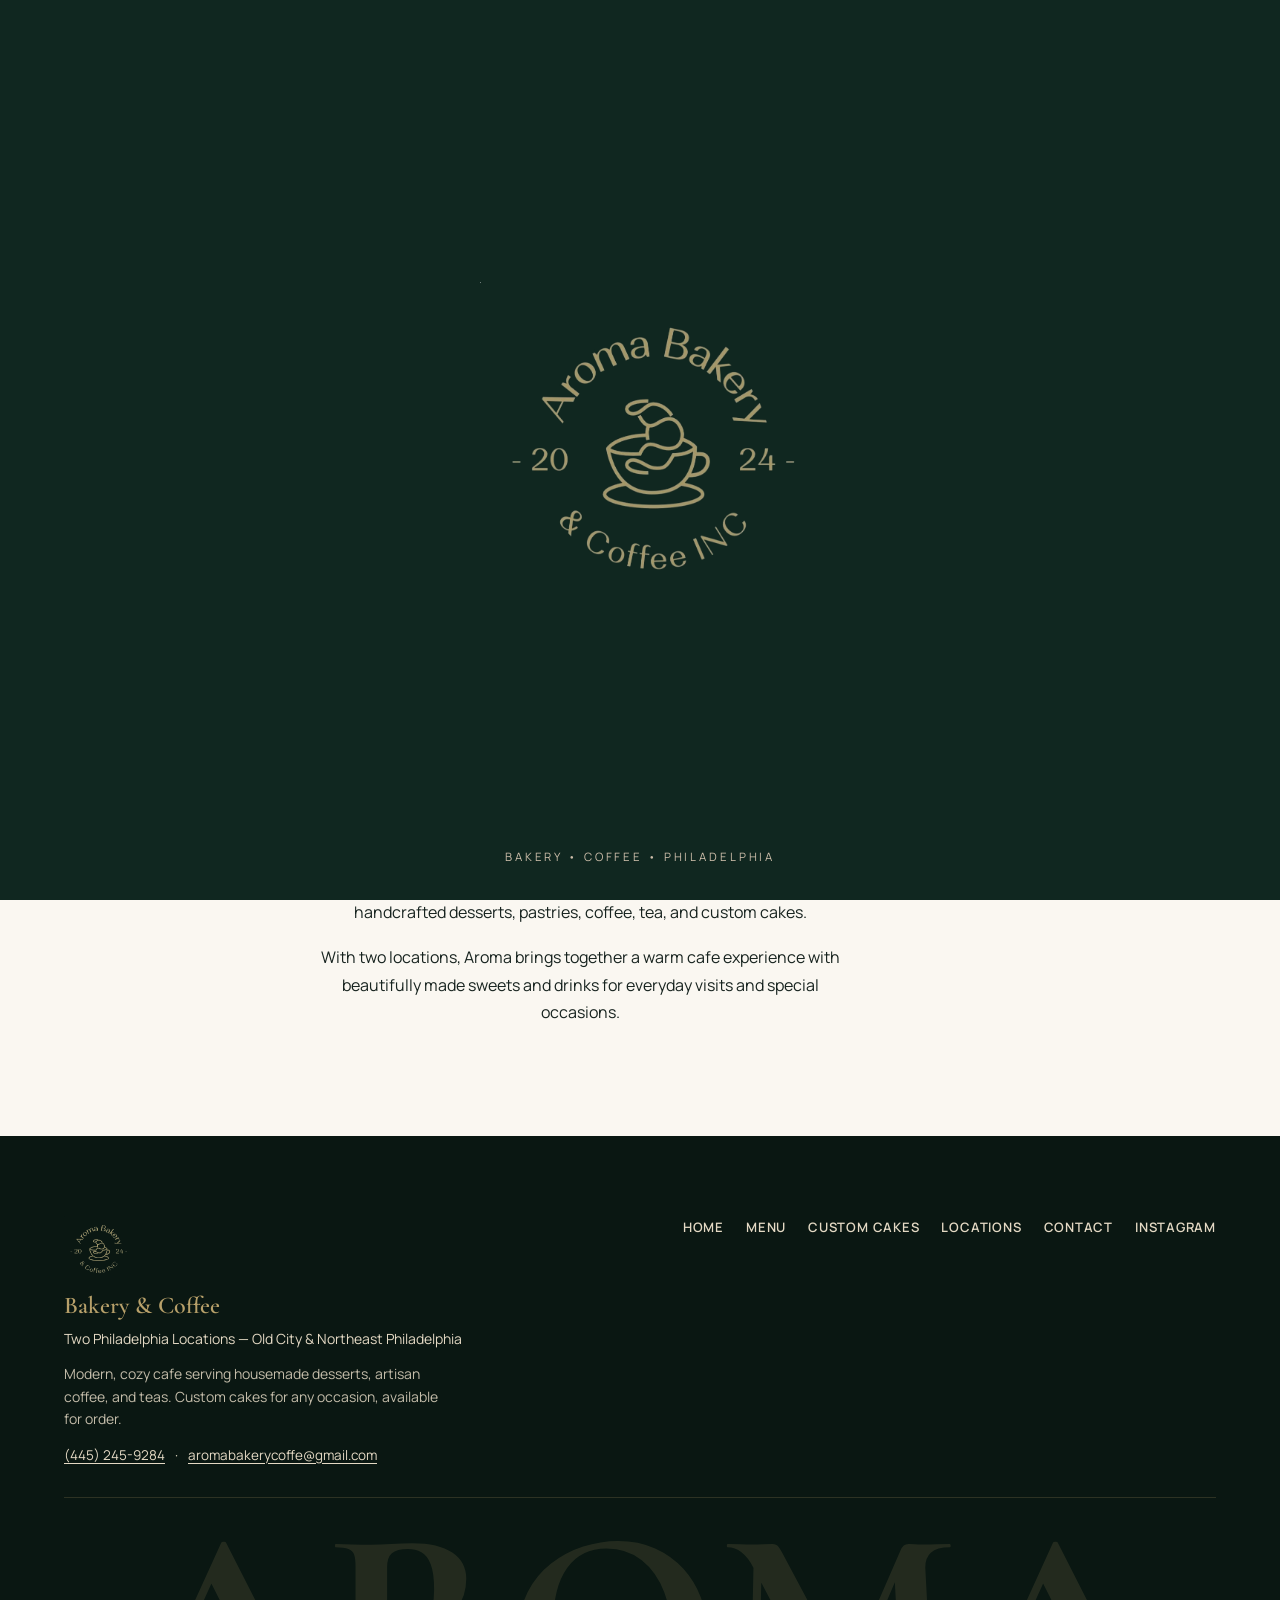
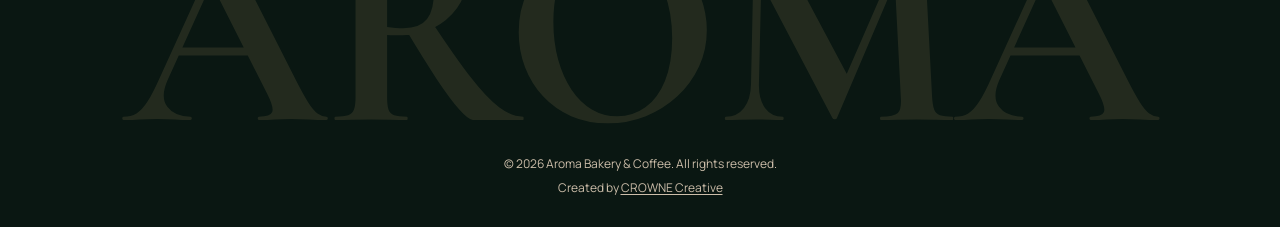
<file: about.html>
<!DOCTYPE html>
<html lang="en">
<head>
<meta charset="UTF-8">
<meta name="viewport" content="width=device-width, initial-scale=1, viewport-fit=cover">
<title>About | Aroma Bakery &amp; Coffee</title>
<meta name="description" content="Aroma Bakery & Coffee is a Philadelphia bakery and cafe built around housemade desserts, thoughtfully prepared drinks, and custom cakes.">
<link rel="canonical" href="https://www.aromabakeryandcoffee.com/about.html">

<meta property="og:type" content="website">
<meta property="og:site_name" content="Aroma Bakery & Coffee">
<meta property="og:title" content="About | Aroma Bakery & Coffee">
<meta property="og:description" content="A Philadelphia bakery and cafe built around housemade desserts, thoughtfully prepared drinks, and custom cakes.">
<meta property="og:url" content="https://www.aromabakeryandcoffee.com/about.html">
<meta name="twitter:card" content="summary_large_image">

<link rel="preconnect" href="https://fonts.googleapis.com">
<link rel="preconnect" href="https://fonts.gstatic.com" crossorigin>
<link href="https://fonts.googleapis.com/css2?family=Cormorant+Garamond:ital,wght@0,500;0,600;0,700;1,500&family=Manrope:wght@400;500;600;700&display=swap" rel="stylesheet">
<link rel="icon" type="image/jpeg" href="assets/img/aroma-logo.jpg">
<link rel="stylesheet" href="assets/css/styles.css">
</head>
<body>

<div class="intro-splash" id="introSplash" aria-hidden="true">
  <div class="intro-splash-inner">
    <img class="intro-logo" src="assets/img/aroma-logo-mark.png" alt="Aroma Bakery & Coffee" width="861" height="787">
    <p class="intro-subtitle">Bakery • Coffee • Philadelphia</p>
  </div>
</div>

<a class="skip-link" href="#main">Skip to content</a>

<header class="site-header" id="siteHeader">
  <div class="header-inner">
    <div class="header-side header-left">
      <button class="menu-trigger" id="menuTrigger" aria-haspopup="true" aria-expanded="false" aria-controls="mobileNav">
        <span class="menu-trigger-lines" aria-hidden="true"><span></span><span></span></span>
        <span class="menu-trigger-label">Menu</span>
      </button>
      <a href="about.html" class="header-link only-desktop is-active">About</a>
    </div>

    <a href="index.html" class="header-brand" aria-label="Aroma Bakery & Coffee — home">
      <img src="assets/img/aroma-logo-mark.png" alt="Aroma Bakery & Coffee" class="header-logo" width="861" height="787">
    </a>

    <div class="header-side header-right">
      <a href="menu.html" class="header-link only-wide">Menu</a>
      <a href="locations.html" class="header-link only-desktop">Locations</a>
      <a href="tel:+14452459284" class="header-link header-cta">Call / Order</a>
    </div>
  </div>
</header>

<nav class="mobile-nav" id="mobileNav" aria-label="Mobile navigation" aria-hidden="true">
  <ul class="mobile-nav-list">
    <li style="--i:0"><a href="menu.html">Menu</a></li>
    <li style="--i:1"><a href="about.html">About</a></li>
    <li style="--i:2"><a href="custom-cakes.html">Custom Cakes</a></li>
    <li style="--i:3"><a href="locations.html">Locations</a></li>
    <li style="--i:4"><a href="tel:+14452459284">Call Us</a></li>
  </ul>
  <div class="mobile-nav-foot">
    <a href="https://instagram.com/aroma_bakery_coffee" target="_blank" rel="noopener noreferrer">Instagram</a>
  </div>
</nav>
<div class="mobile-nav-scrim" id="mobileScrim"></div>

<main id="main">

  <!-- ============ ABOUT — ONE dark image hero, deliberately the only photo on the page ============ -->
  <section class="about-hero">
    <img class="about-hero-photo" src="assets/img/about-hero-giftbox.jpg" alt="Hands presenting a ribbon-tied Aroma Bakery & Coffee gift box of treats" loading="eager" width="1024" height="1536">
    <div class="about-hero-overlay" aria-hidden="true"></div>
    <div class="about-hero-inner">
      <p class="eyebrow" data-reveal>Our Story</p>
      <h1 class="display-lg" data-reveal>Aroma Bakery &amp; Coffee</h1>
      <p class="body-lg" data-reveal style="--d:1">Desserts, coffee, and custom cakes made with care in Philadelphia.</p>
    </div>
  </section>

  <!-- ============ ABOUT — SHORT INTRO (2–3 short paragraphs, nothing more) ============ -->
  <section class="about-intro">
    <div class="about-intro-inner">
      <p class="body-md" data-reveal>Aroma Bakery &amp; Coffee is a Philadelphia bakery and cafe
        focused on handcrafted desserts, pastries, coffee, tea, and custom
        cakes.</p>
      <p class="body-md" data-reveal style="--d:1">With two locations, Aroma brings together a warm cafe
        experience with beautifully made sweets and drinks for everyday
        visits and special occasions.</p>
    </div>
  </section>

</main>

<footer class="site-footer">
  <div class="footer-inner">
    <div class="footer-top">
      <div class="footer-brand">
        <img src="assets/img/aroma-logo-mark.png" alt="Aroma Bakery & Coffee" class="footer-logo" width="861" height="787">
        <p class="footer-title">Bakery &amp; Coffee</p>
        <p class="footer-loc">Two Philadelphia Locations — Old City &amp; Northeast Philadelphia</p>
        <p class="footer-tagline">Modern, cozy cafe serving housemade desserts, artisan coffee, and teas. Custom cakes for any occasion, available for order.</p>
        <p class="footer-contact">
          <a href="tel:+14452459284">(445) 245-9284</a>
          <span aria-hidden="true">·</span>
          <a href="mailto:aromabakerycoffe@gmail.com">aromabakerycoffe@gmail.com</a>
        </p>
      </div>
      <nav class="footer-links" aria-label="Footer">
        <a href="index.html">Home</a>
        <a href="menu.html">Menu</a>
        <a href="custom-cakes.html">Custom Cakes</a>
        <a href="locations.html">Locations</a>
        <a href="locations.html">Contact</a>
        <a href="https://instagram.com/aroma_bakery_coffee" target="_blank" rel="noopener noreferrer">Instagram</a>
      </nav>
    </div>
    <div class="footer-wordmark" aria-hidden="true">Aroma</div>
    <p class="footer-copy">&copy; <span id="year"></span> Aroma Bakery &amp; Coffee. All rights reserved.</p>
    <p class="footer-credit">Created by <a href="https://crownecreative.com" target="_blank" rel="noopener noreferrer">CROWNE Creative</a></p>
  </div>
</footer>

<script src="assets/js/main.js" defer></script>
</body>
</html>
</file>
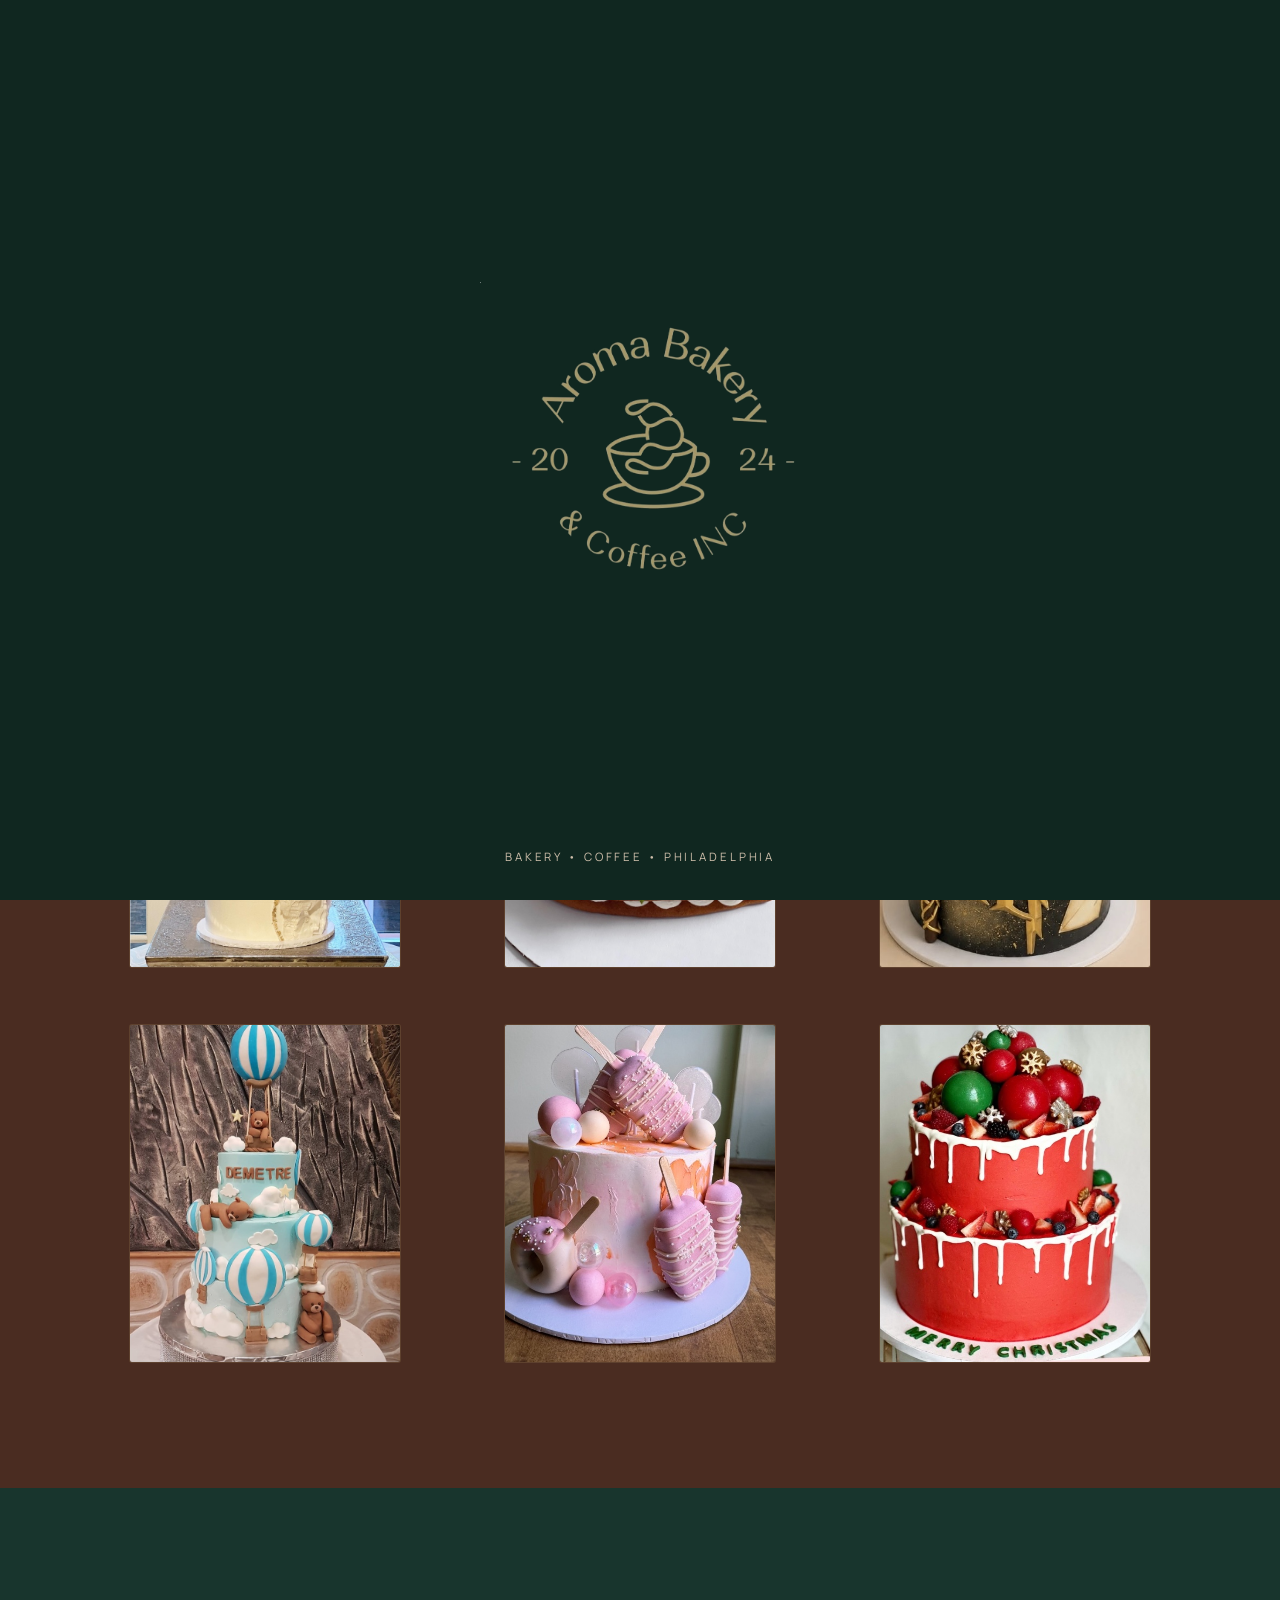
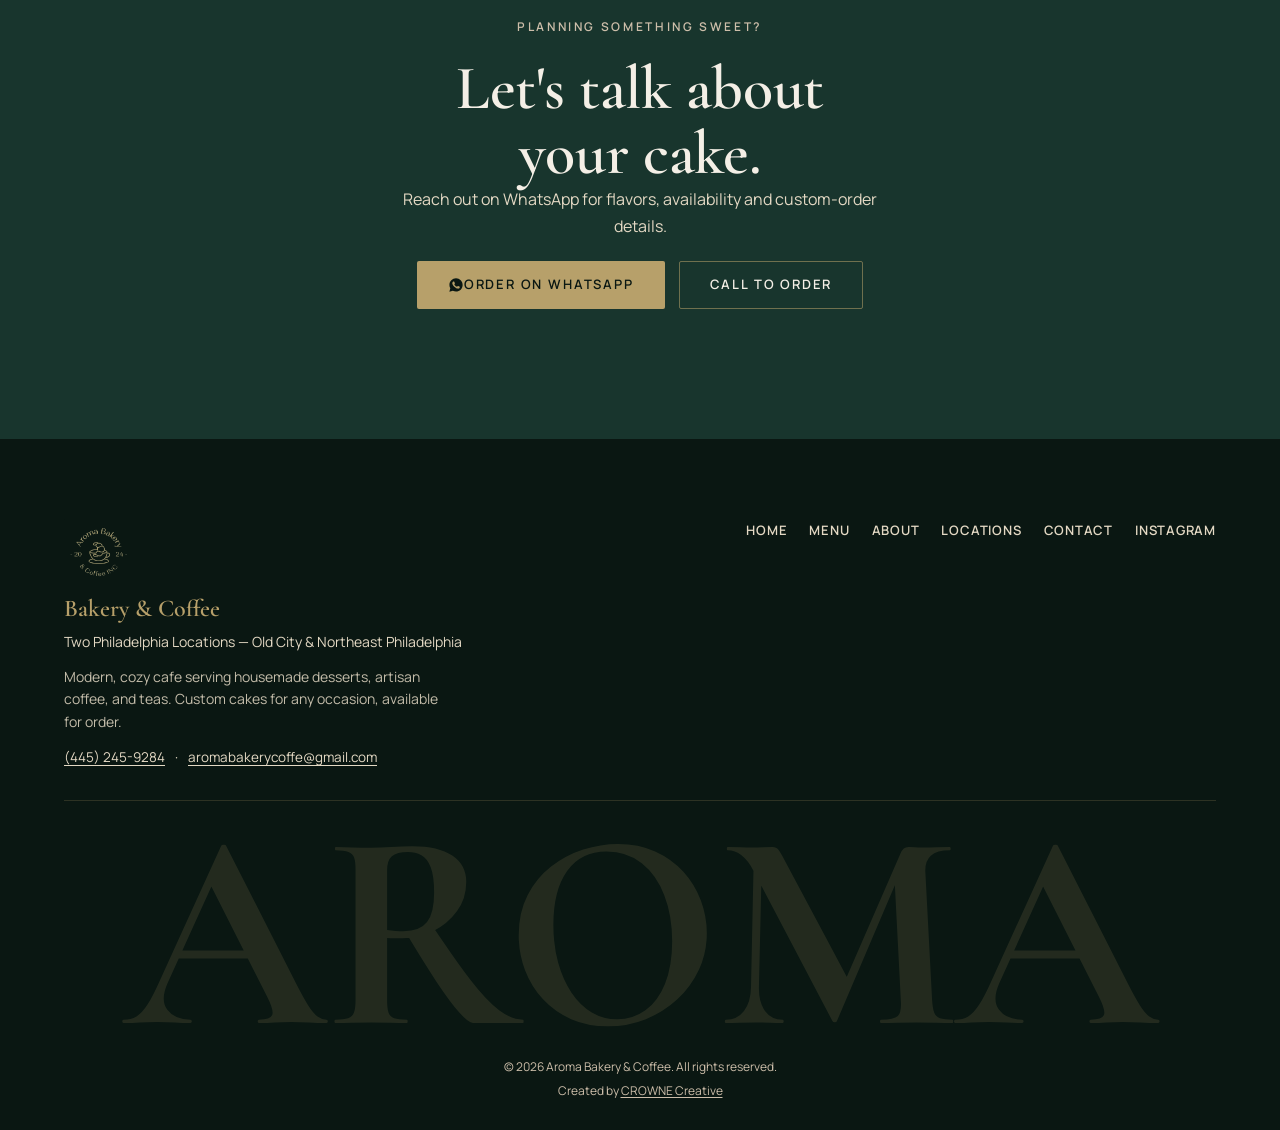
<file: custom-cakes.html>
<!DOCTYPE html>
<html lang="en">
<head>
<meta charset="UTF-8">
<meta name="viewport" content="width=device-width, initial-scale=1, viewport-fit=cover">
<title>Custom Cakes | Aroma Bakery &amp; Coffee</title>
<meta name="description" content="Custom cakes from Aroma Bakery & Coffee, made to order for birthdays, celebrations and special occasions in Philadelphia.">
<link rel="canonical" href="https://www.aromabakeryandcoffee.com/custom-cakes.html">

<meta property="og:type" content="website">
<meta property="og:site_name" content="Aroma Bakery & Coffee">
<meta property="og:title" content="Custom Cakes | Aroma Bakery & Coffee">
<meta property="og:description" content="Custom cakes made to order for birthdays, celebrations and special occasions.">
<meta property="og:url" content="https://www.aromabakeryandcoffee.com/custom-cakes.html">
<meta name="twitter:card" content="summary_large_image">

<link rel="preconnect" href="https://fonts.googleapis.com">
<link rel="preconnect" href="https://fonts.gstatic.com" crossorigin>
<link href="https://fonts.googleapis.com/css2?family=Cormorant+Garamond:ital,wght@0,500;0,600;0,700;1,500&family=Manrope:wght@400;500;600;700&display=swap" rel="stylesheet">
<link rel="icon" type="image/jpeg" href="assets/img/aroma-logo.jpg">
<link rel="stylesheet" href="assets/css/styles.css">
</head>
<body>

<div class="intro-splash" id="introSplash" aria-hidden="true">
  <div class="intro-splash-inner">
    <img class="intro-logo" src="assets/img/aroma-logo-mark.png" alt="Aroma Bakery & Coffee" width="861" height="787">
    <p class="intro-subtitle">Bakery • Coffee • Philadelphia</p>
  </div>
</div>

<a class="skip-link" href="#main">Skip to content</a>

<header class="site-header" id="siteHeader">
  <div class="header-inner">
    <div class="header-side header-left">
      <button class="menu-trigger" id="menuTrigger" aria-haspopup="true" aria-expanded="false" aria-controls="mobileNav">
        <span class="menu-trigger-lines" aria-hidden="true"><span></span><span></span></span>
        <span class="menu-trigger-label">Menu</span>
      </button>
      <a href="about.html" class="header-link only-desktop">About</a>
    </div>

    <a href="index.html" class="header-brand" aria-label="Aroma Bakery & Coffee — home">
      <img src="assets/img/aroma-logo-mark.png" alt="Aroma Bakery & Coffee" class="header-logo" width="861" height="787">
    </a>

    <div class="header-side header-right">
      <a href="menu.html" class="header-link only-wide">Menu</a>
      <a href="locations.html" class="header-link only-desktop">Locations</a>
      <a href="tel:+14452459284" class="header-link header-cta">Call / Order</a>
    </div>
  </div>
</header>

<nav class="mobile-nav" id="mobileNav" aria-label="Mobile navigation" aria-hidden="true">
  <ul class="mobile-nav-list">
    <li style="--i:0"><a href="menu.html">Menu</a></li>
    <li style="--i:1"><a href="about.html">About</a></li>
    <li style="--i:2"><a href="custom-cakes.html">Custom Cakes</a></li>
    <li style="--i:3"><a href="locations.html">Locations</a></li>
    <li style="--i:4"><a href="tel:+14452459284">Call Us</a></li>
  </ul>
  <div class="mobile-nav-foot">
    <a href="https://instagram.com/aroma_bakery_coffee" target="_blank" rel="noopener noreferrer">Instagram</a>
  </div>
</nav>
<div class="mobile-nav-scrim" id="mobileScrim"></div>

<main id="main">

  <section class="cc-hero">
    <div class="cc-hero-head">
      <p class="eyebrow" data-reveal>Custom Cakes</p>
      <h1 class="display-lg" data-reveal>Made for your celebration.</h1>
      <p class="body-lg" data-reveal>Custom cakes made for the moments worth
        celebrating. From intimate gatherings to milestone celebrations,
        each cake is made to order with thoughtful detail and a finish
        designed for your occasion.</p>
    </div>
  </section>

  <!-- ============ GALLERY — 6 CUSTOM CAKE PHOTOS, uniform grid ============ -->
  <!-- Even gallery grid — every tile the same size, centered, in rows,
       rather than a mixed editorial mosaic. All 6 are real Aroma custom
       cakes, cropped clean of any Instagram UI chrome before use. -->
  <section class="cc-gallery">
    <div class="cc-gallery-grid">
      <figure class="cc-item" data-reveal>
        <img class="cc-item-photo" src="assets/img/custom-cake-wedding-tiered.jpg" alt="Four-tier white wedding cake with a torn fondant and gold-leaf accent panel" width="713" height="891" loading="lazy">
      </figure>
      <figure class="cc-item" data-reveal style="--d:1">
        <img class="cc-item-photo" src="assets/img/custom-cake-heart-berry.jpg" alt="Heart-shaped honey cake topped with fresh strawberries, raspberries and chocolate" width="713" height="798" loading="lazy">
      </figure>
      <figure class="cc-item" data-reveal style="--d:2">
        <img class="cc-item-photo" src="assets/img/custom-cake-harry-potter.jpg" alt="Custom Harry Potter themed birthday cake with a wand, book, wizard hat and golden snitch" width="460" height="519" loading="lazy">
      </figure>
      <figure class="cc-item" data-reveal>
        <img class="cc-item-photo" src="assets/img/custom-cake-balloon-tiered.jpg" alt="Three-tier hot air balloon themed birthday cake with fondant teddy bears and clouds" width="713" height="870" loading="lazy">
      </figure>
      <figure class="cc-item" data-reveal style="--d:1">
        <img class="cc-item-photo" src="assets/img/custom-cake-strawberry-shortcake.jpg" alt="Strawberry shortcake with pink chocolate-dipped cake pops and sugar decorations" width="500" height="725" loading="lazy">
      </figure>
      <figure class="cc-item" data-reveal style="--d:2">
        <img class="cc-item-photo" src="assets/img/custom-cake-christmas.jpg" alt="Two-tier red Christmas cake with a white drip, berries and Merry Christmas lettering" width="513" height="628" loading="lazy">
      </figure>
    </div>
  </section>

  <section class="cc-cta">
    <p class="eyebrow eyebrow--light" data-reveal>Planning something sweet?</p>
    <h2 class="display-lg display-xl--light" data-reveal>Let's talk about<br>your cake.</h2>
    <p class="body-md" data-reveal style="--d:1">Reach out on WhatsApp for flavors, availability and custom-order details.</p>
    <div class="hero-actions" data-reveal style="--d:2">
      <!-- WHATSAPP_NUMBER is configured once in assets/js/main.js and used
           to build every .whatsapp-cta link's href — see the comment
           there. Do not hardcode a number here. -->
      <a href="#" class="btn btn--light whatsapp-cta">
        <svg width="16" height="16" viewBox="0 0 24 24" fill="currentColor" aria-hidden="true"><path d="M12.04 2C6.58 2 2.13 6.45 2.13 11.91c0 1.75.46 3.45 1.32 4.95L2.05 22l5.25-1.38a9.87 9.87 0 0 0 4.74 1.21h.01c5.46 0 9.91-4.45 9.91-9.91C21.96 6.45 17.51 2 12.04 2Zm5.8 14.02c-.24.68-1.4 1.33-1.93 1.4-.5.08-1.11.11-1.79-.11-.41-.13-.94-.3-1.62-.6-2.85-1.23-4.7-4.1-4.85-4.29-.14-.19-1.16-1.54-1.16-2.94s.73-2.09.99-2.37c.26-.28.56-.35.75-.35s.37 0 .53.01c.17.01.4-.06.62.48.24.58.81 2 .88 2.14.07.15.12.32.02.51-.09.19-.14.3-.28.46-.14.16-.29.36-.42.48-.14.13-.28.28-.12.55.16.28.71 1.18 1.53 1.91 1.05.94 1.94 1.24 2.21 1.38.27.14.43.12.59-.07.16-.19.68-.79.86-1.06.18-.27.36-.22.6-.13.24.09 1.55.73 1.82.86.27.14.45.2.51.32.07.11.07.66-.17 1.35Z"/></svg>
        Order on WhatsApp
      </a>
      <a href="tel:+14452459284" class="btn btn--outline-light">Call to Order</a>
    </div>
  </section>

</main>

<footer class="site-footer">
  <div class="footer-inner">
    <div class="footer-top">
      <div class="footer-brand">
        <img src="assets/img/aroma-logo-mark.png" alt="Aroma Bakery & Coffee" class="footer-logo" width="861" height="787">
        <p class="footer-title">Bakery &amp; Coffee</p>
        <p class="footer-loc">Two Philadelphia Locations — Old City &amp; Northeast Philadelphia</p>
        <p class="footer-tagline">Modern, cozy cafe serving housemade desserts, artisan coffee, and teas. Custom cakes for any occasion, available for order.</p>
        <p class="footer-contact">
          <a href="tel:+14452459284">(445) 245-9284</a>
          <span aria-hidden="true">·</span>
          <a href="mailto:aromabakerycoffe@gmail.com">aromabakerycoffe@gmail.com</a>
        </p>
      </div>
      <nav class="footer-links" aria-label="Footer">
        <a href="index.html">Home</a>
        <a href="menu.html">Menu</a>
        <a href="about.html">About</a>
        <a href="locations.html">Locations</a>
        <a href="locations.html">Contact</a>
        <a href="https://instagram.com/aroma_bakery_coffee" target="_blank" rel="noopener noreferrer">Instagram</a>
      </nav>
    </div>
    <div class="footer-wordmark" aria-hidden="true">Aroma</div>
    <p class="footer-copy">&copy; <span id="year"></span> Aroma Bakery &amp; Coffee. All rights reserved.</p>
    <p class="footer-credit">Created by <a href="https://crownecreative.com" target="_blank" rel="noopener noreferrer">CROWNE Creative</a></p>
  </div>
</footer>

<script src="assets/js/main.js" defer></script>
</body>
</html>
</file>
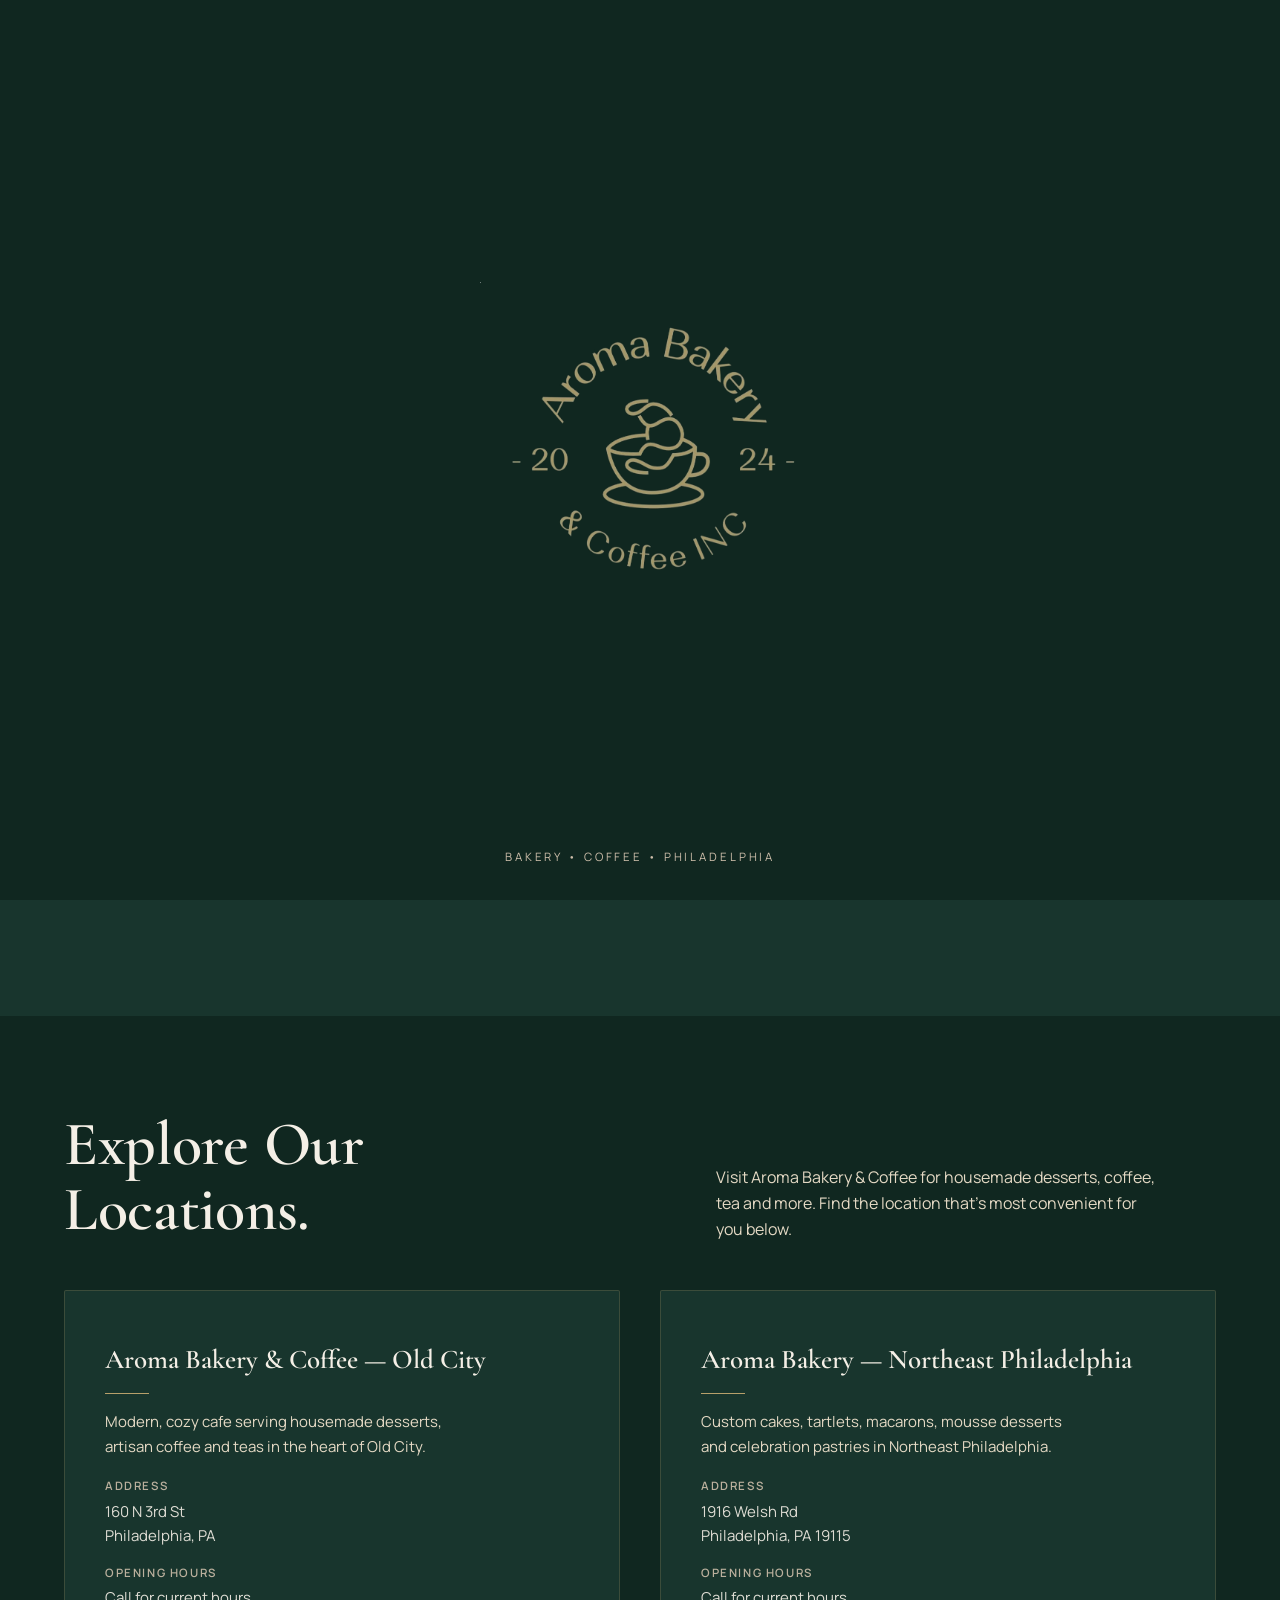
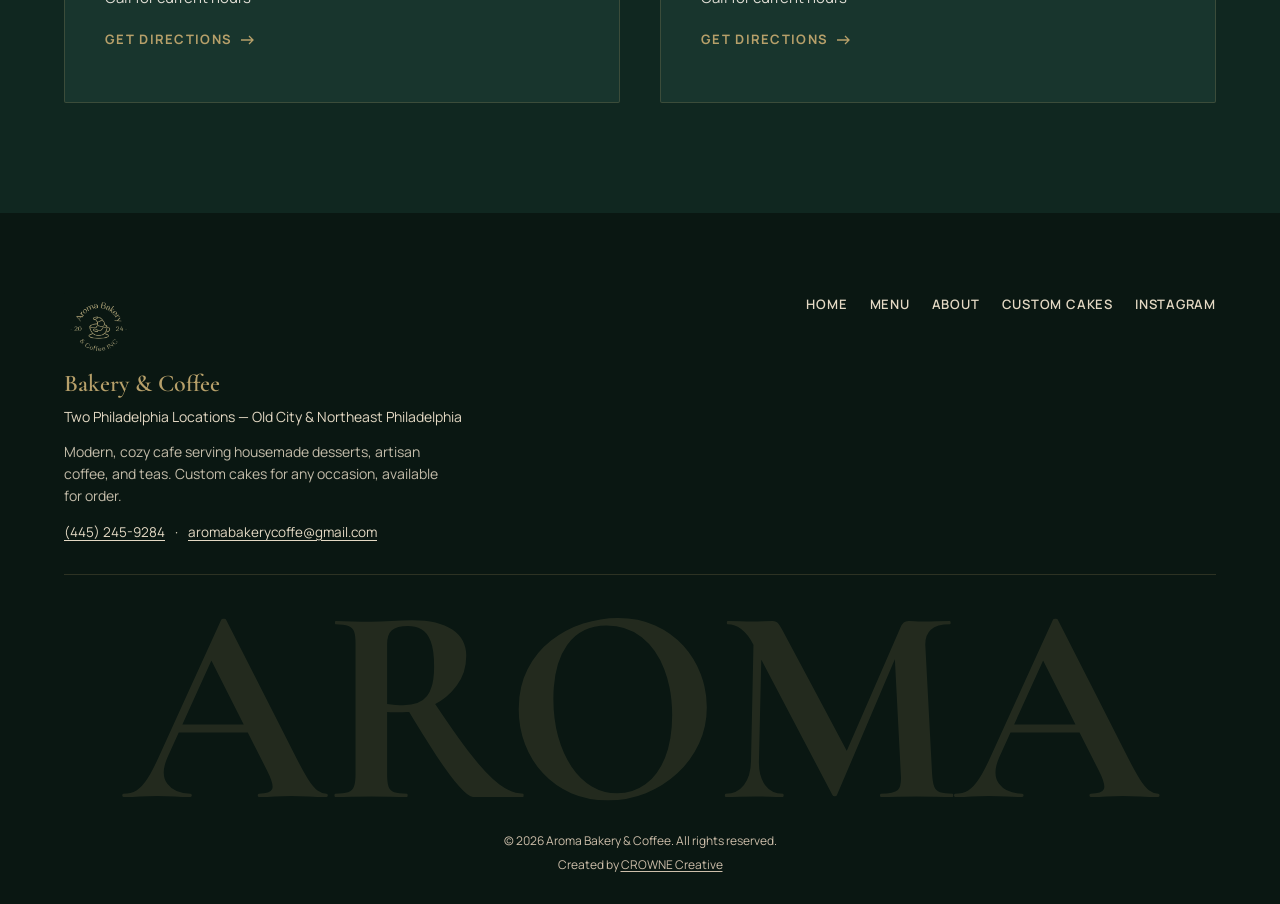
<file: locations.html>
<!DOCTYPE html>
<html lang="en">
<head>
<meta charset="UTF-8">
<meta name="viewport" content="width=device-width, initial-scale=1, viewport-fit=cover">
<title>Locations | Aroma Bakery &amp; Coffee</title>
<meta name="description" content="Find Aroma Bakery & Coffee in Philadelphia — Old City at 160 N 3rd St and Northeast Philadelphia at 1916 Welsh Rd. Call ahead for current hours at each location.">
<link rel="canonical" href="https://www.aromabakeryandcoffee.com/locations.html">

<meta property="og:type" content="website">
<meta property="og:site_name" content="Aroma Bakery & Coffee">
<meta property="og:title" content="Locations | Aroma Bakery & Coffee">
<meta property="og:description" content="Find Aroma Bakery & Coffee in Philadelphia — Old City and Northeast Philadelphia.">
<meta property="og:url" content="https://www.aromabakeryandcoffee.com/locations.html">
<meta name="twitter:card" content="summary_large_image">

<link rel="preconnect" href="https://fonts.googleapis.com">
<link rel="preconnect" href="https://fonts.gstatic.com" crossorigin>
<link href="https://fonts.googleapis.com/css2?family=Cormorant+Garamond:ital,wght@0,500;0,600;0,700;1,500&family=Manrope:wght@400;500;600;700&display=swap" rel="stylesheet">
<link rel="icon" type="image/jpeg" href="assets/img/aroma-logo.jpg">
<link rel="stylesheet" href="assets/css/styles.css">
</head>
<body>

<div class="intro-splash" id="introSplash" aria-hidden="true">
  <div class="intro-splash-inner">
    <img class="intro-logo" src="assets/img/aroma-logo-mark.png" alt="Aroma Bakery & Coffee" width="861" height="787">
    <p class="intro-subtitle">Bakery • Coffee • Philadelphia</p>
  </div>
</div>

<a class="skip-link" href="#main">Skip to content</a>

<header class="site-header" id="siteHeader">
  <div class="header-inner">
    <div class="header-side header-left">
      <button class="menu-trigger" id="menuTrigger" aria-haspopup="true" aria-expanded="false" aria-controls="mobileNav">
        <span class="menu-trigger-lines" aria-hidden="true"><span></span><span></span></span>
        <span class="menu-trigger-label">Menu</span>
      </button>
      <a href="about.html" class="header-link only-desktop">About</a>
    </div>

    <a href="index.html" class="header-brand" aria-label="Aroma Bakery & Coffee — home">
      <img src="assets/img/aroma-logo-mark.png" alt="Aroma Bakery & Coffee" class="header-logo" width="861" height="787">
    </a>

    <div class="header-side header-right">
      <a href="menu.html" class="header-link only-wide">Menu</a>
      <a href="locations.html" class="header-link only-desktop is-active">Locations</a>
      <a href="tel:+14452459284" class="header-link header-cta">Call / Order</a>
    </div>
  </div>
</header>

<nav class="mobile-nav" id="mobileNav" aria-label="Mobile navigation" aria-hidden="true">
  <ul class="mobile-nav-list">
    <li style="--i:0"><a href="menu.html">Menu</a></li>
    <li style="--i:1"><a href="about.html">About</a></li>
    <li style="--i:2"><a href="custom-cakes.html">Custom Cakes</a></li>
    <li style="--i:3"><a href="locations.html">Locations</a></li>
    <li style="--i:4"><a href="tel:+14452459284">Call Us</a></li>
  </ul>
  <div class="mobile-nav-foot">
    <a href="https://instagram.com/aroma_bakery_coffee" target="_blank" rel="noopener noreferrer">Instagram</a>
  </div>
</nav>
<div class="mobile-nav-scrim" id="mobileScrim"></div>

<main id="main">

  <!-- ============ LOCATIONS — HERO ============ -->
  <section class="loc-hero">
    <div class="ph-photo" data-tone="forest" data-caption="LOCATIONS_HERO — wide bakery/café photograph" role="img" aria-label="Placeholder — Aroma Bakery & Coffee interior, wide photograph"></div>
    <div class="loc-hero-overlay" aria-hidden="true"></div>
    <div class="loc-hero-inner">
      <p class="loc-hero-crumb" data-reveal>Home / Locations</p>
      <h1 class="loc-hero-title" data-reveal>Find an Aroma Near You</h1>
    </div>
  </section>

  <!-- ============ MAP — both real Aroma locations ============ -->
  <!-- No-API-key Google Maps embed showing a route between the two real
       addresses below, so both markers are visible on one map. Swap for a
       Maps Embed API / My Maps iframe if an API key becomes available. -->
  <section class="loc-map">
    <div class="loc-map-frame">
      <iframe
        src="https://www.google.com/maps?saddr=160+N+3rd+St,+Philadelphia,+PA&amp;daddr=1916+Welsh+Rd,+Philadelphia,+PA+19115&amp;output=embed"
        title="Map showing both Aroma Bakery & Coffee locations in Philadelphia"
        loading="lazy" referrerpolicy="no-referrer-when-downgrade"></iframe>
    </div>
  </section>

  <!-- ============ EXPLORE OUR LOCATIONS — intro ============ -->
  <section class="loc-intro">
    <div class="loc-intro-inner">
      <h2 class="display-lg" data-reveal>Explore Our<br>Locations.</h2>
      <p class="loc-intro-copy" data-reveal style="--d:1">Visit Aroma Bakery &amp; Coffee for housemade desserts,
        coffee, tea and more. Find the location that's most convenient
        for you below.</p>
    </div>
  </section>

  <!-- ============ TWO LOCATION CARDS ============ -->
  <section class="loc-cards">
    <div class="loc-cards-grid">

      <article class="loc-card" data-reveal>
        <div class="loc-card-body">
          <h3 class="loc-card-name">Aroma Bakery &amp; Coffee — Old City</h3>
          <hr class="loc-card-divider">
          <p class="loc-card-desc">Modern, cozy cafe serving housemade desserts, artisan coffee and teas in the heart of Old City.</p>
          <address class="loc-card-address">
            <span class="loc-card-address-label">Address</span>
            160 N 3rd St<br>Philadelphia, PA
          </address>
          <div class="loc-card-hours">
            <span class="loc-card-hours-label">Opening Hours</span>
            <span data-loc-hours="old-city">Call for current hours</span>
          </div>
          <a href="https://www.google.com/maps/search/?api=1&amp;query=Aroma+Bakery+%26+Coffee%2C+160+N+3rd+St%2C+Philadelphia%2C+PA" target="_blank" rel="noopener noreferrer" class="loc-card-cta">
            Get Directions
            <svg width="14" height="10" viewBox="0 0 14 10" fill="none" aria-hidden="true"><path d="M9 1l4 4-4 4M1 5h11.5" stroke="currentColor" stroke-width="1.3"/></svg>
          </a>
        </div>
      </article>

      <article class="loc-card" data-reveal style="--d:1">
        <div class="loc-card-body">
          <h3 class="loc-card-name">Aroma Bakery — Northeast Philadelphia</h3>
          <hr class="loc-card-divider">
          <p class="loc-card-desc">Custom cakes, tartlets, macarons, mousse desserts and celebration pastries in Northeast Philadelphia.</p>
          <address class="loc-card-address">
            <span class="loc-card-address-label">Address</span>
            1916 Welsh Rd<br>Philadelphia, PA 19115
          </address>
          <div class="loc-card-hours">
            <span class="loc-card-hours-label">Opening Hours</span>
            <span data-loc-hours="northeast-philadelphia">Call for current hours</span>
          </div>
          <a href="https://www.google.com/maps/search/?api=1&amp;query=Aroma+Bakery%2C+1916+Welsh+Rd%2C+Philadelphia%2C+PA+19115" target="_blank" rel="noopener noreferrer" class="loc-card-cta">
            Get Directions
            <svg width="14" height="10" viewBox="0 0 14 10" fill="none" aria-hidden="true"><path d="M9 1l4 4-4 4M1 5h11.5" stroke="currentColor" stroke-width="1.3"/></svg>
          </a>
        </div>
      </article>

    </div>
  </section>

</main>

<footer class="site-footer">
  <div class="footer-inner">
    <div class="footer-top">
      <div class="footer-brand">
        <img src="assets/img/aroma-logo-mark.png" alt="Aroma Bakery & Coffee" class="footer-logo" width="861" height="787">
        <p class="footer-title">Bakery &amp; Coffee</p>
        <p class="footer-loc">Two Philadelphia Locations — Old City &amp; Northeast Philadelphia</p>
        <p class="footer-tagline">Modern, cozy cafe serving housemade desserts, artisan coffee, and teas. Custom cakes for any occasion, available for order.</p>
        <p class="footer-contact">
          <a href="tel:+14452459284">(445) 245-9284</a>
          <span aria-hidden="true">·</span>
          <a href="mailto:aromabakerycoffe@gmail.com">aromabakerycoffe@gmail.com</a>
        </p>
      </div>
      <nav class="footer-links" aria-label="Footer">
        <a href="index.html">Home</a>
        <a href="menu.html">Menu</a>
        <a href="about.html">About</a>
        <a href="custom-cakes.html">Custom Cakes</a>
        <a href="https://instagram.com/aroma_bakery_coffee" target="_blank" rel="noopener noreferrer">Instagram</a>
      </nav>
    </div>
    <div class="footer-wordmark" aria-hidden="true">Aroma</div>
    <p class="footer-copy">&copy; <span id="year"></span> Aroma Bakery &amp; Coffee. All rights reserved.</p>
    <p class="footer-credit">Created by <a href="https://crownecreative.com" target="_blank" rel="noopener noreferrer">CROWNE Creative</a></p>
  </div>
</footer>

<script src="assets/js/main.js" defer></script>
</body>
</html>
</file>
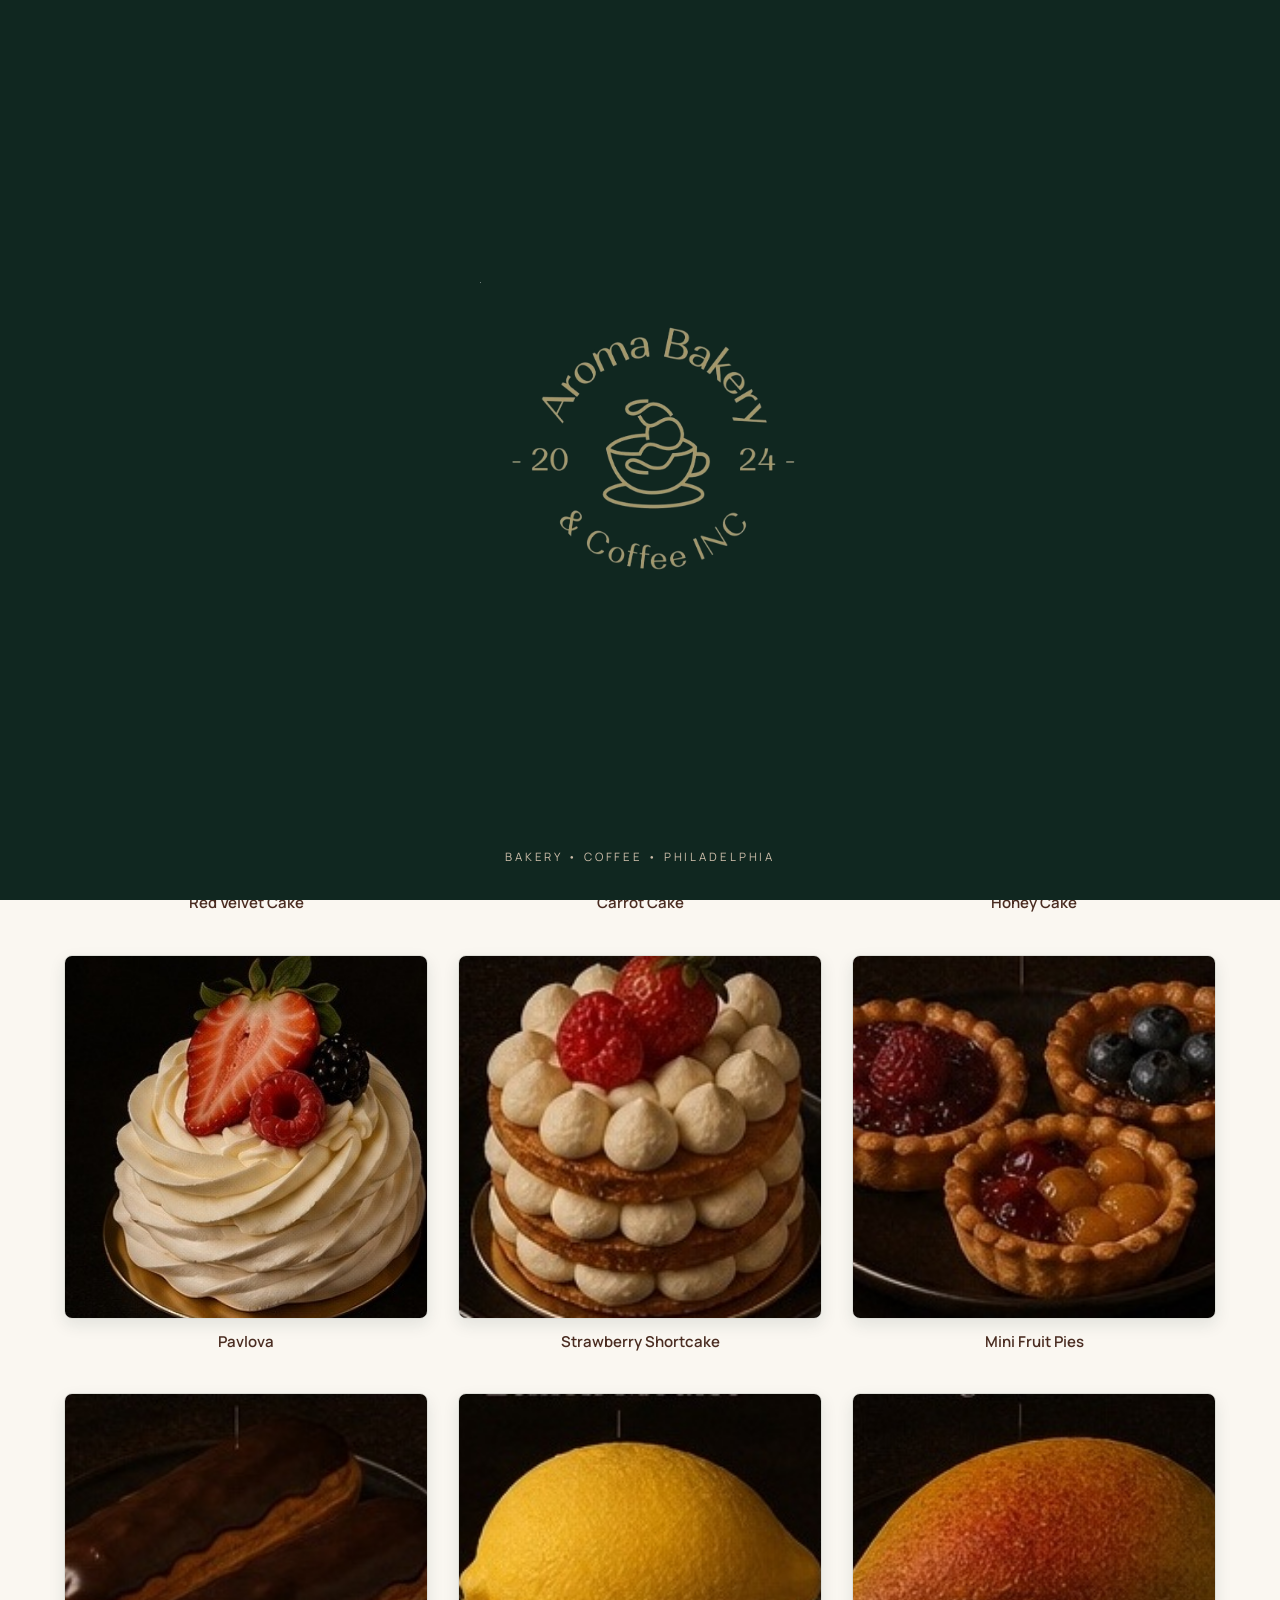
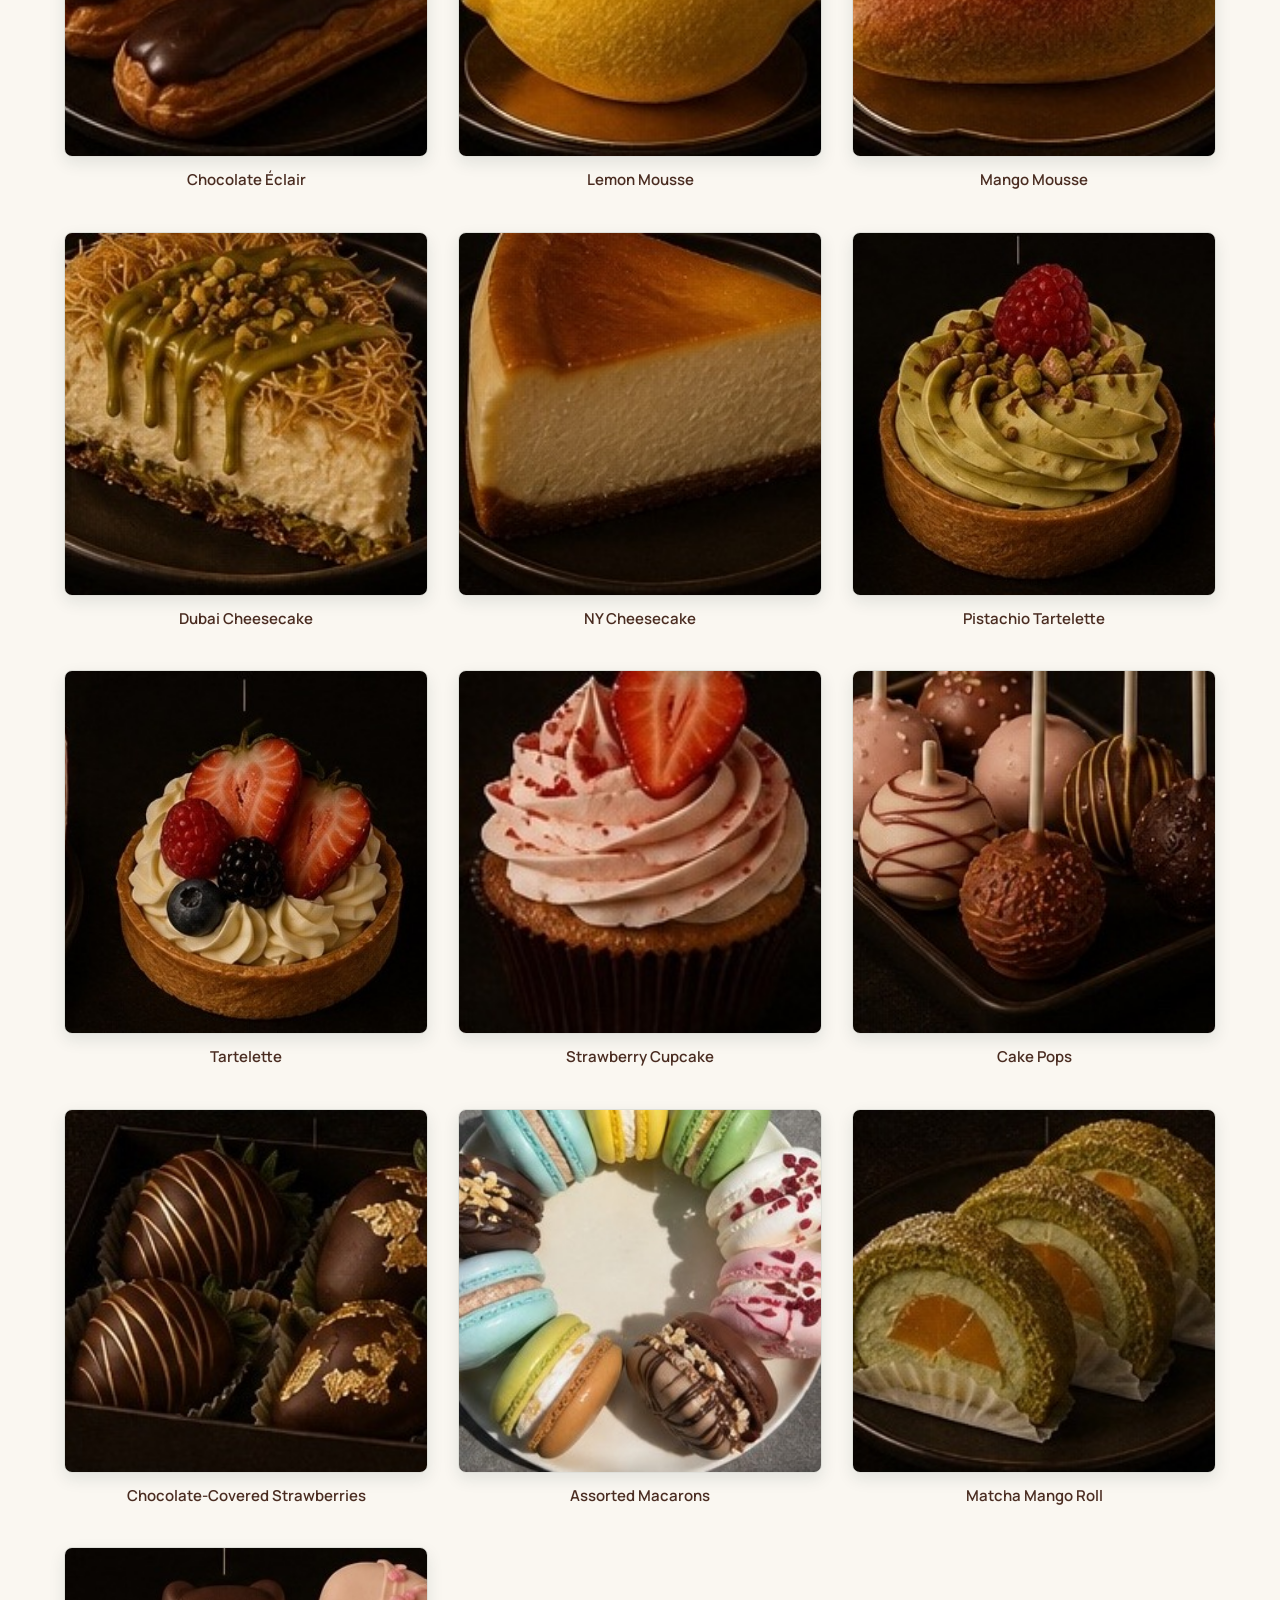
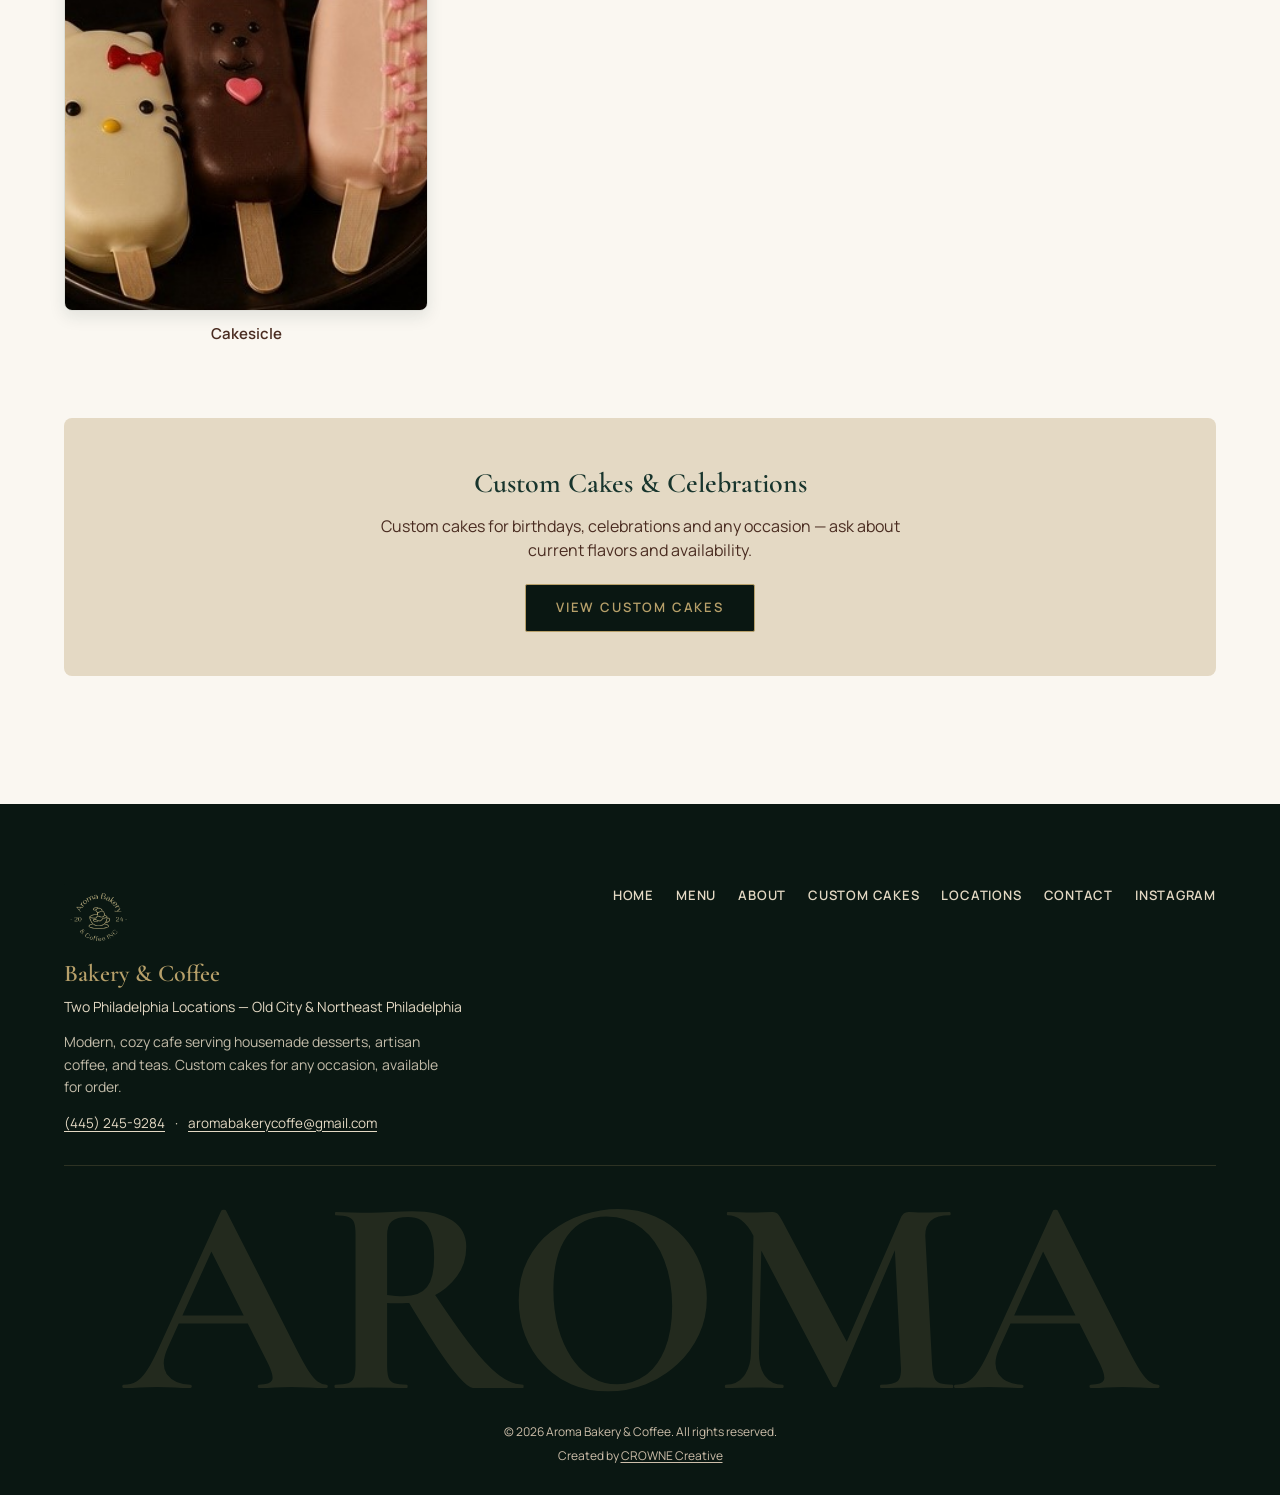
<file: menu.html>
<!DOCTYPE html>
<html lang="en">
<head>
<meta charset="UTF-8">
<meta name="viewport" content="width=device-width, initial-scale=1, viewport-fit=cover">
<title>Menu | Aroma Bakery &amp; Coffee</title>
<meta name="description" content="The full Aroma Bakery & Coffee menu — sweets, fresh-baked goods, savory bites and drinks. Selection and availability may vary by location.">
<link rel="canonical" href="https://www.aromabakeryandcoffee.com/menu.html">

<meta property="og:type" content="website">
<meta property="og:site_name" content="Aroma Bakery & Coffee">
<meta property="og:title" content="Menu | Aroma Bakery & Coffee">
<meta property="og:description" content="Sweets, fresh-baked goods, savory bites and drinks from Aroma Bakery & Coffee.">
<meta property="og:url" content="https://www.aromabakeryandcoffee.com/menu.html">
<meta name="twitter:card" content="summary_large_image">

<link rel="preconnect" href="https://fonts.googleapis.com">
<link rel="preconnect" href="https://fonts.gstatic.com" crossorigin>
<link href="https://fonts.googleapis.com/css2?family=Cormorant+Garamond:ital,wght@0,500;0,600;0,700;1,500&family=Manrope:wght@400;500;600;700&display=swap" rel="stylesheet">
<link rel="icon" type="image/jpeg" href="assets/img/aroma-logo.jpg">
<link rel="stylesheet" href="assets/css/styles.css">
</head>
<body>

<div class="intro-splash" id="introSplash" aria-hidden="true">
  <div class="intro-splash-inner">
    <img class="intro-logo" src="assets/img/aroma-logo-mark.png" alt="Aroma Bakery & Coffee" width="861" height="787">
    <p class="intro-subtitle">Bakery • Coffee • Philadelphia</p>
  </div>
</div>

<a class="skip-link" href="#main">Skip to content</a>

<header class="site-header" id="siteHeader">
  <div class="header-inner">
    <div class="header-side header-left">
      <button class="menu-trigger" id="menuTrigger" aria-haspopup="true" aria-expanded="false" aria-controls="mobileNav">
        <span class="menu-trigger-lines" aria-hidden="true"><span></span><span></span></span>
        <span class="menu-trigger-label">Menu</span>
      </button>
      <a href="about.html" class="header-link only-desktop">About</a>
    </div>

    <a href="index.html" class="header-brand" aria-label="Aroma Bakery & Coffee — home">
      <img src="assets/img/aroma-logo-mark.png" alt="Aroma Bakery & Coffee" class="header-logo" width="861" height="787">
    </a>

    <div class="header-side header-right">
      <a href="custom-cakes.html" class="header-link only-wide">Custom Cakes</a>
      <a href="locations.html" class="header-link only-desktop">Locations</a>
      <a href="tel:+14452459284" class="header-link header-cta">Call / Order</a>
    </div>
  </div>
</header>

<nav class="mobile-nav" id="mobileNav" aria-label="Mobile navigation" aria-hidden="true">
  <ul class="mobile-nav-list">
    <li style="--i:0"><a href="menu.html">Menu</a></li>
    <li style="--i:1"><a href="about.html">About</a></li>
    <li style="--i:2"><a href="custom-cakes.html">Custom Cakes</a></li>
    <li style="--i:3"><a href="locations.html">Locations</a></li>
    <li style="--i:4"><a href="tel:+14452459284">Call Us</a></li>
  </ul>
  <div class="mobile-nav-foot">
    <a href="https://instagram.com/aroma_bakery_coffee" target="_blank" rel="noopener noreferrer">Instagram</a>
  </div>
</nav>
<div class="mobile-nav-scrim" id="mobileScrim"></div>

<main id="main">

  <section class="menu-section menu-section--page" id="menu">
    <div class="section-head">
      <p class="eyebrow" data-reveal>The full menu</p>
      <h1 class="display-lg" data-reveal>Everything from the case.</h1>
      <p class="body-md menu-intro" data-reveal>Sweet, savory, freshly baked, and served with coffee. Selection and availability may vary by location.</p>
    </div>

    <div class="menu-tabs" role="tablist" aria-label="Menu categories" id="menuTabs">
      <button class="menu-tab is-active" role="tab" aria-selected="true" data-tab="sweets">Sweets</button>
      <button class="menu-tab" role="tab" aria-selected="false" data-tab="bakery">From the Bakery</button>
      <button class="menu-tab" role="tab" aria-selected="false" data-tab="savory">Savory</button>
      <button class="menu-tab" role="tab" aria-selected="false" data-tab="drinks">Drinks</button>
    </div>

    <div class="menu-panels">

      <div class="menu-panel is-active" id="panel-sweets" role="tabpanel">

        <!-- One curated editorial grid — a representative selection of
             Aroma's real sweets photography, each image used only once.
             Not every flavor variant is shown (e.g. one plate stands in
             for the full macaron case) so the page reads as a curated
             case rather than an exhaustive wall of near-duplicate shots. -->
        <div class="sweets-grid">
          <div class="sweets-item" data-reveal style="--d:0">
            <div class="sweets-item-frame">
              <img class="sweets-item-photo" src="assets/img/products/red-velvet-cake.jpg" alt="Red Velvet Cake — Aroma Bakery &amp; Coffee" loading="lazy">
            </div>
            <p class="sweets-item-name">Red Velvet Cake</p>
          </div>
          <div class="sweets-item" data-reveal style="--d:1">
            <div class="sweets-item-frame">
              <img class="sweets-item-photo" src="assets/img/products/carrot-cake.jpg" alt="Carrot Cake — Aroma Bakery &amp; Coffee" loading="lazy">
            </div>
            <p class="sweets-item-name">Carrot Cake</p>
          </div>
          <div class="sweets-item" data-reveal style="--d:2">
            <div class="sweets-item-frame">
              <img class="sweets-item-photo" src="assets/img/products/honey-cake.jpg" alt="Honey Cake — Aroma Bakery &amp; Coffee" loading="lazy">
            </div>
            <p class="sweets-item-name">Honey Cake</p>
          </div>
          <div class="sweets-item" data-reveal style="--d:3">
            <div class="sweets-item-frame">
              <img class="sweets-item-photo" src="assets/img/products/pavlova.jpg" alt="Pavlova — Aroma Bakery &amp; Coffee" loading="lazy">
            </div>
            <p class="sweets-item-name">Pavlova</p>
          </div>
          <div class="sweets-item" data-reveal style="--d:0">
            <div class="sweets-item-frame">
              <img class="sweets-item-photo" src="assets/img/products/strawberry-shortcake.jpg" alt="Strawberry Shortcake — Aroma Bakery &amp; Coffee" loading="lazy">
            </div>
            <p class="sweets-item-name">Strawberry Shortcake</p>
          </div>
          <div class="sweets-item" data-reveal style="--d:1">
            <div class="sweets-item-frame">
              <img class="sweets-item-photo" src="assets/img/products/mini-fruit-pies.jpg" alt="Mini Fruit Pies — Aroma Bakery &amp; Coffee" loading="lazy">
            </div>
            <p class="sweets-item-name">Mini Fruit Pies</p>
          </div>
          <div class="sweets-item" data-reveal style="--d:0">
            <div class="sweets-item-frame">
              <img class="sweets-item-photo" src="assets/img/products/chocolate-eclair.jpg" alt="Chocolate Éclair — Aroma Bakery &amp; Coffee" loading="lazy">
            </div>
            <p class="sweets-item-name">Chocolate Éclair</p>
          </div>
          <div class="sweets-item" data-reveal style="--d:1">
            <div class="sweets-item-frame">
              <img class="sweets-item-photo" src="assets/img/products/lemon-mousse.jpg" alt="Lemon Mousse — Aroma Bakery &amp; Coffee" loading="lazy">
            </div>
            <p class="sweets-item-name">Lemon Mousse</p>
          </div>
          <div class="sweets-item" data-reveal style="--d:2">
            <div class="sweets-item-frame">
              <img class="sweets-item-photo" src="assets/img/products/mango-mousse.jpg" alt="Mango Mousse — Aroma Bakery &amp; Coffee" loading="lazy">
            </div>
            <p class="sweets-item-name">Mango Mousse</p>
          </div>
          <div class="sweets-item" data-reveal style="--d:3">
            <div class="sweets-item-frame">
              <img class="sweets-item-photo" src="assets/img/products/dubai-cheesecake.jpg" alt="Dubai Cheesecake — Aroma Bakery &amp; Coffee" loading="lazy">
            </div>
            <p class="sweets-item-name">Dubai Cheesecake</p>
          </div>
          <div class="sweets-item" data-reveal style="--d:0">
            <div class="sweets-item-frame">
              <img class="sweets-item-photo" src="assets/img/products/ny-cheesecake.jpg" alt="NY Cheesecake — Aroma Bakery &amp; Coffee" loading="lazy">
            </div>
            <p class="sweets-item-name">NY Cheesecake</p>
          </div>
          <div class="sweets-item" data-reveal style="--d:1">
            <div class="sweets-item-frame">
              <img class="sweets-item-photo" src="assets/img/products/pistachio-tartelette.jpg" alt="Pistachio Tartelette — Aroma Bakery &amp; Coffee" loading="lazy">
            </div>
            <p class="sweets-item-name">Pistachio Tartelette</p>
          </div>
          <div class="sweets-item" data-reveal style="--d:0">
            <div class="sweets-item-frame">
              <img class="sweets-item-photo" src="assets/img/products/tartelette.jpg" alt="Tartelette — Aroma Bakery &amp; Coffee" loading="lazy">
            </div>
            <p class="sweets-item-name">Tartelette</p>
          </div>
          <div class="sweets-item" data-reveal style="--d:1">
            <div class="sweets-item-frame">
              <img class="sweets-item-photo" src="assets/img/products/strawberry-cupcake.jpg" alt="Strawberry Cupcake — Aroma Bakery &amp; Coffee" loading="lazy">
            </div>
            <p class="sweets-item-name">Strawberry Cupcake</p>
          </div>
          <div class="sweets-item" data-reveal style="--d:2">
            <div class="sweets-item-frame">
              <img class="sweets-item-photo" src="assets/img/products/cake-pops.jpg" alt="Cake Pops — Aroma Bakery &amp; Coffee" loading="lazy">
            </div>
            <p class="sweets-item-name">Cake Pops</p>
          </div>
          <div class="sweets-item" data-reveal style="--d:3">
            <div class="sweets-item-frame">
              <img class="sweets-item-photo" src="assets/img/products/chocolate-strawberries.jpg" alt="Chocolate-Covered Strawberries — Aroma Bakery &amp; Coffee" loading="lazy">
            </div>
            <p class="sweets-item-name">Chocolate-Covered Strawberries</p>
          </div>
          <div class="sweets-item" data-reveal style="--d:0">
            <div class="sweets-item-frame">
              <img class="sweets-item-photo" src="assets/img/products/assorted-macarons-plate.jpg" alt="Assorted Macarons — Aroma Bakery &amp; Coffee" loading="lazy">
            </div>
            <p class="sweets-item-name">Assorted Macarons</p>
          </div>
          <div class="sweets-item" data-reveal style="--d:1">
            <div class="sweets-item-frame">
              <img class="sweets-item-photo" src="assets/img/products/matcha-mango-roll.jpg" alt="Matcha Mango Roll — Aroma Bakery &amp; Coffee" loading="lazy">
            </div>
            <p class="sweets-item-name">Matcha Mango Roll</p>
          </div>
          <div class="sweets-item" data-reveal style="--d:0">
            <div class="sweets-item-frame">
              <img class="sweets-item-photo" src="assets/img/products/cakesicle.jpg" alt="Cakesicle — Aroma Bakery &amp; Coffee" loading="lazy">
            </div>
            <p class="sweets-item-name">Cakesicle</p>
          </div>
        </div>
        <div class="sweets-cta" id="custom-cakes" data-reveal>
          <h3>Custom Cakes &amp; Celebrations</h3>
          <p>Custom cakes for birthdays, celebrations and any occasion — ask about current flavors and availability.</p>
          <a href="custom-cakes.html" class="btn btn--dark">View Custom Cakes</a>
        </div>
      </div>

      <div class="menu-panel" id="panel-bakery" role="tabpanel" hidden>

        <!-- One combined bread + croissant feature instead of a separate
             Bread tab — a hero photo, a small croissant pair, and a short
             text list for items without a unique photo. -->
        <div class="bakery-feature">
          <div class="bakery-hero" data-reveal>
            <img class="bakery-hero-photo" src="assets/img/menu-bakery-bread.jpg" alt="Fresh baguettes and sourdough loaves in a basket" loading="lazy" width="844" height="1125">
          </div>
          <div class="bakery-side">
            <div class="bakery-croissants">
              <div class="bakery-croissant-item" data-reveal>
                <img class="bakery-croissant-photo" src="assets/img/products/plain-croissant.jpg" alt="Croissant — Aroma Bakery & Coffee" loading="lazy">
                <p class="bakery-croissant-name">Croissant</p>
              </div>
              <div class="bakery-croissant-item" data-reveal style="--d:1">
                <img class="bakery-croissant-photo" src="assets/img/products/chocolate-croissant.jpg" alt="Chocolate Croissant — Aroma Bakery & Coffee" loading="lazy">
                <p class="bakery-croissant-name">Chocolate Croissant</p>
              </div>
            </div>
            <div class="bakery-list" data-reveal style="--d:2">
              <h3>Also from the case</h3>
              <ul>
                <li>Baguettes</li>
                <li>Filled croissants</li>
                <li>Seasonal breads</li>
                <li>Other freshly baked bakery items</li>
              </ul>
            </div>
          </div>
        </div>
      </div>

      <div class="menu-panel" id="panel-savory" role="tabpanel" hidden>
        <div class="menu-cats">
          <div class="menu-cat">
            <h3>Breakfast &amp; Savory Pastries</h3>
            <ul><li>Breakfast pastries</li><li>Savory croissants</li></ul>
          </div>
          <div class="menu-cat">
            <h3>Quiche</h3>
            <ul><li>Quiche</li></ul>
          </div>
          <div class="menu-cat">
            <h3>Sandwiches &amp; Light Lunch</h3>
            <p class="menu-cat-sub">Made with our own freshly baked bread.</p>
            <ul><li>Sandwiches</li><li>Light lunch items</li><li>Seasonal savory specials</li></ul>
          </div>
        </div>
        <p class="menu-note">Exact fillings and availability vary — ask about today's selection.</p>
      </div>

      <div class="menu-panel" id="panel-drinks" role="tabpanel" hidden>

        <!-- Real HTML text, not the uploaded poster graphics — names,
             sizes and prices exactly as verified on the original Coffee &
             Espresso / Tea / Matcha menu artwork. Cold Drinks has no
             confirmed itemized pricing, so it stays a short text note as
             before rather than inventing prices. -->
        <div class="drinks-menu">
          <div class="drinks-col">

            <div class="drink-group" data-reveal>
              <h3 class="drink-group-title">Coffee &amp; Espresso</h3>
              <ul class="drink-list">
                <li class="drink-row">
                  <span class="drink-name">Latte <span class="drink-variant">(Hot / Iced)</span></span>
                  <span class="drink-prices"><span>12oz $4.99</span><span>16oz $5.50</span></span>
                </li>
                <li class="drink-row">
                  <span class="drink-name">Cappuccino <span class="drink-variant">(Hot / Iced)</span></span>
                  <span class="drink-prices"><span>12oz $4.75</span></span>
                </li>
                <li class="drink-row">
                  <span class="drink-name">Cortado</span>
                  <span class="drink-prices"><span>$4.25</span></span>
                </li>
                <li class="drink-row">
                  <span class="drink-name">Americano <span class="drink-variant">(Hot / Iced)</span></span>
                  <span class="drink-prices"><span>12oz $3.50</span><span>16oz $3.75</span></span>
                </li>
                <li class="drink-row">
                  <span class="drink-name">Espresso</span>
                  <span class="drink-prices"><span>double shot $3.50</span></span>
                </li>
                <li class="drink-row">
                  <span class="drink-name">Drip Coffee <span class="drink-variant">(Hot / Iced)</span></span>
                  <span class="drink-prices"><span>12oz $3.25</span><span>16oz $3.75</span></span>
                </li>
                <li class="drink-row">
                  <span class="drink-name">Chai Latte <span class="drink-variant">(Hot / Iced)</span></span>
                  <span class="drink-prices"><span>12oz $4.99</span><span>16oz $5.50</span></span>
                </li>
                <li class="drink-row">
                  <span class="drink-name">Cold Brew</span>
                  <span class="drink-prices"><span>16oz $3.99</span><span>24oz $4.49</span></span>
                </li>
                <li class="drink-row">
                  <span class="drink-name">Hot Chocolate</span>
                  <span class="drink-prices"><span>16oz $4.75</span></span>
                </li>
              </ul>
              <div class="drink-addons">
                <div class="drink-addon-row"><span>Extra shot of espresso</span><span>$1.25</span></div>
                <div class="drink-addon-row"><span>Substitute oat or almond milk</span><span>$1.00</span></div>
                <div class="drink-addon-row"><span>Flavorings (vanilla / caramel / hazelnut)</span><span>$0.50</span></div>
              </div>
            </div>

            <div class="drink-group" data-reveal>
              <h3 class="drink-group-title">Cold Drinks</h3>
              <ul class="drink-list">
                <li class="drink-row">
                  <span class="drink-name">Cold beverages</span>
                </li>
                <li class="drink-row">
                  <span class="drink-name">Seasonal drinks</span>
                </li>
              </ul>
              <p class="menu-note">Ask about today's selection — prices vary.</p>
            </div>

          </div>

          <div class="drinks-col">

            <div class="drink-group" data-reveal style="--d:1">
              <h3 class="drink-group-title">Tea</h3>
              <ul class="drink-list">
                <li class="drink-row">
                  <span class="drink-name">Regular Tea <span class="drink-variant">(Hot)</span></span>
                  <span class="drink-prices"><span>cup $2.00</span></span>
                </li>
                <li class="drink-row">
                  <span class="drink-name">Da Hong Pao <span class="drink-variant">(Hot)</span></span>
                  <span class="drink-prices"><span>cup $3.00</span><span>pot $7.00</span></span>
                </li>
                <li class="drink-row">
                  <span class="drink-name">Oolong Green <span class="drink-variant">(Hot)</span></span>
                  <span class="drink-prices"><span>cup $3.00</span><span>pot $7.00</span></span>
                </li>
                <li class="drink-row">
                  <span class="drink-name">Jasmine Green <span class="drink-variant">(Hot)</span></span>
                  <span class="drink-prices"><span>cup $3.00</span><span>pot $7.00</span></span>
                </li>
                <li class="drink-row">
                  <span class="drink-name">Sea Buckthorn <span class="drink-variant">(Hot)</span></span>
                  <span class="drink-prices"><span>cup $4.25</span><span>pot $9.99</span></span>
                </li>
                <li class="drink-row">
                  <span class="drink-name">Berry Medley <span class="drink-variant">(Hot)</span></span>
                  <span class="drink-prices"><span>cup $4.25</span><span>pot $9.99</span></span>
                </li>
                <li class="drink-row">
                  <span class="drink-name">Lemonade</span>
                  <span class="drink-prices"><span>24oz $4.99</span></span>
                </li>
                <li class="drink-row">
                  <span class="drink-name">Iced Tea</span>
                  <span class="drink-prices"><span>24oz $4.99</span></span>
                </li>
              </ul>
            </div>

            <div class="drink-group" data-reveal style="--d:2">
              <h3 class="drink-group-title">Matcha</h3>
              <ul class="drink-list">
                <li class="drink-row drink-row--desc">
                  <div class="drink-row-top">
                    <span class="drink-name">Pistachio Latte <span class="drink-variant">(Hot / Iced)</span></span>
                    <span class="drink-prices"><span>12oz $5.50</span><span>16oz $5.99</span></span>
                  </div>
                  <p class="drink-desc">Smooth matcha with pistachio cream</p>
                </li>
                <li class="drink-row drink-row--desc">
                  <div class="drink-row-top">
                    <span class="drink-name">Strawberry Matcha Latte <span class="drink-variant">(Hot / Iced)</span></span>
                    <span class="drink-prices"><span>12oz $5.50</span><span>16oz $5.99</span></span>
                  </div>
                  <p class="drink-desc">Sweet strawberry with premium matcha</p>
                </li>
                <li class="drink-row drink-row--desc">
                  <div class="drink-row-top">
                    <span class="drink-name">Matcha Latte <span class="drink-variant">(Hot / Iced)</span></span>
                    <span class="drink-prices"><span>12oz $5.50</span><span>16oz $5.99</span></span>
                  </div>
                  <p class="drink-desc">Classic and creamy ceremonial grade</p>
                </li>
              </ul>
              <div class="drink-addons">
                <div class="drink-addon-row"><span>Substitute milk (oat / almond)</span><span>$1.00</span></div>
                <div class="drink-addon-row"><span>Extra shot (espresso)</span><span>$1.25</span></div>
                <div class="drink-addon-row"><span>Flavorings (vanilla / caramel / hazelnut)</span><span>$0.50</span></div>
              </div>
            </div>

          </div>
        </div>
      </div>

    </div>
  </section>

</main>

<footer class="site-footer">
  <div class="footer-inner">
    <div class="footer-top">
      <div class="footer-brand">
        <img src="assets/img/aroma-logo-mark.png" alt="Aroma Bakery & Coffee" class="footer-logo" width="861" height="787">
        <p class="footer-title">Bakery &amp; Coffee</p>
        <p class="footer-loc">Two Philadelphia Locations — Old City &amp; Northeast Philadelphia</p>
        <p class="footer-tagline">Modern, cozy cafe serving housemade desserts, artisan coffee, and teas. Custom cakes for any occasion, available for order.</p>
        <p class="footer-contact">
          <a href="tel:+14452459284">(445) 245-9284</a>
          <span aria-hidden="true">·</span>
          <a href="mailto:aromabakerycoffe@gmail.com">aromabakerycoffe@gmail.com</a>
        </p>
      </div>
      <nav class="footer-links" aria-label="Footer">
        <a href="index.html">Home</a>
        <a href="menu.html">Menu</a>
        <a href="about.html">About</a>
        <a href="custom-cakes.html">Custom Cakes</a>
        <a href="locations.html">Locations</a>
        <a href="locations.html">Contact</a>
        <a href="https://instagram.com/aroma_bakery_coffee" target="_blank" rel="noopener noreferrer">Instagram</a>
      </nav>
    </div>
    <div class="footer-wordmark" aria-hidden="true">Aroma</div>
    <p class="footer-copy">&copy; <span id="year"></span> Aroma Bakery &amp; Coffee. All rights reserved.</p>
    <p class="footer-credit">Created by <a href="https://crownecreative.com" target="_blank" rel="noopener noreferrer">CROWNE Creative</a></p>
  </div>
</footer>

<script src="assets/js/main.js" defer></script>
</body>
</html>
</file>
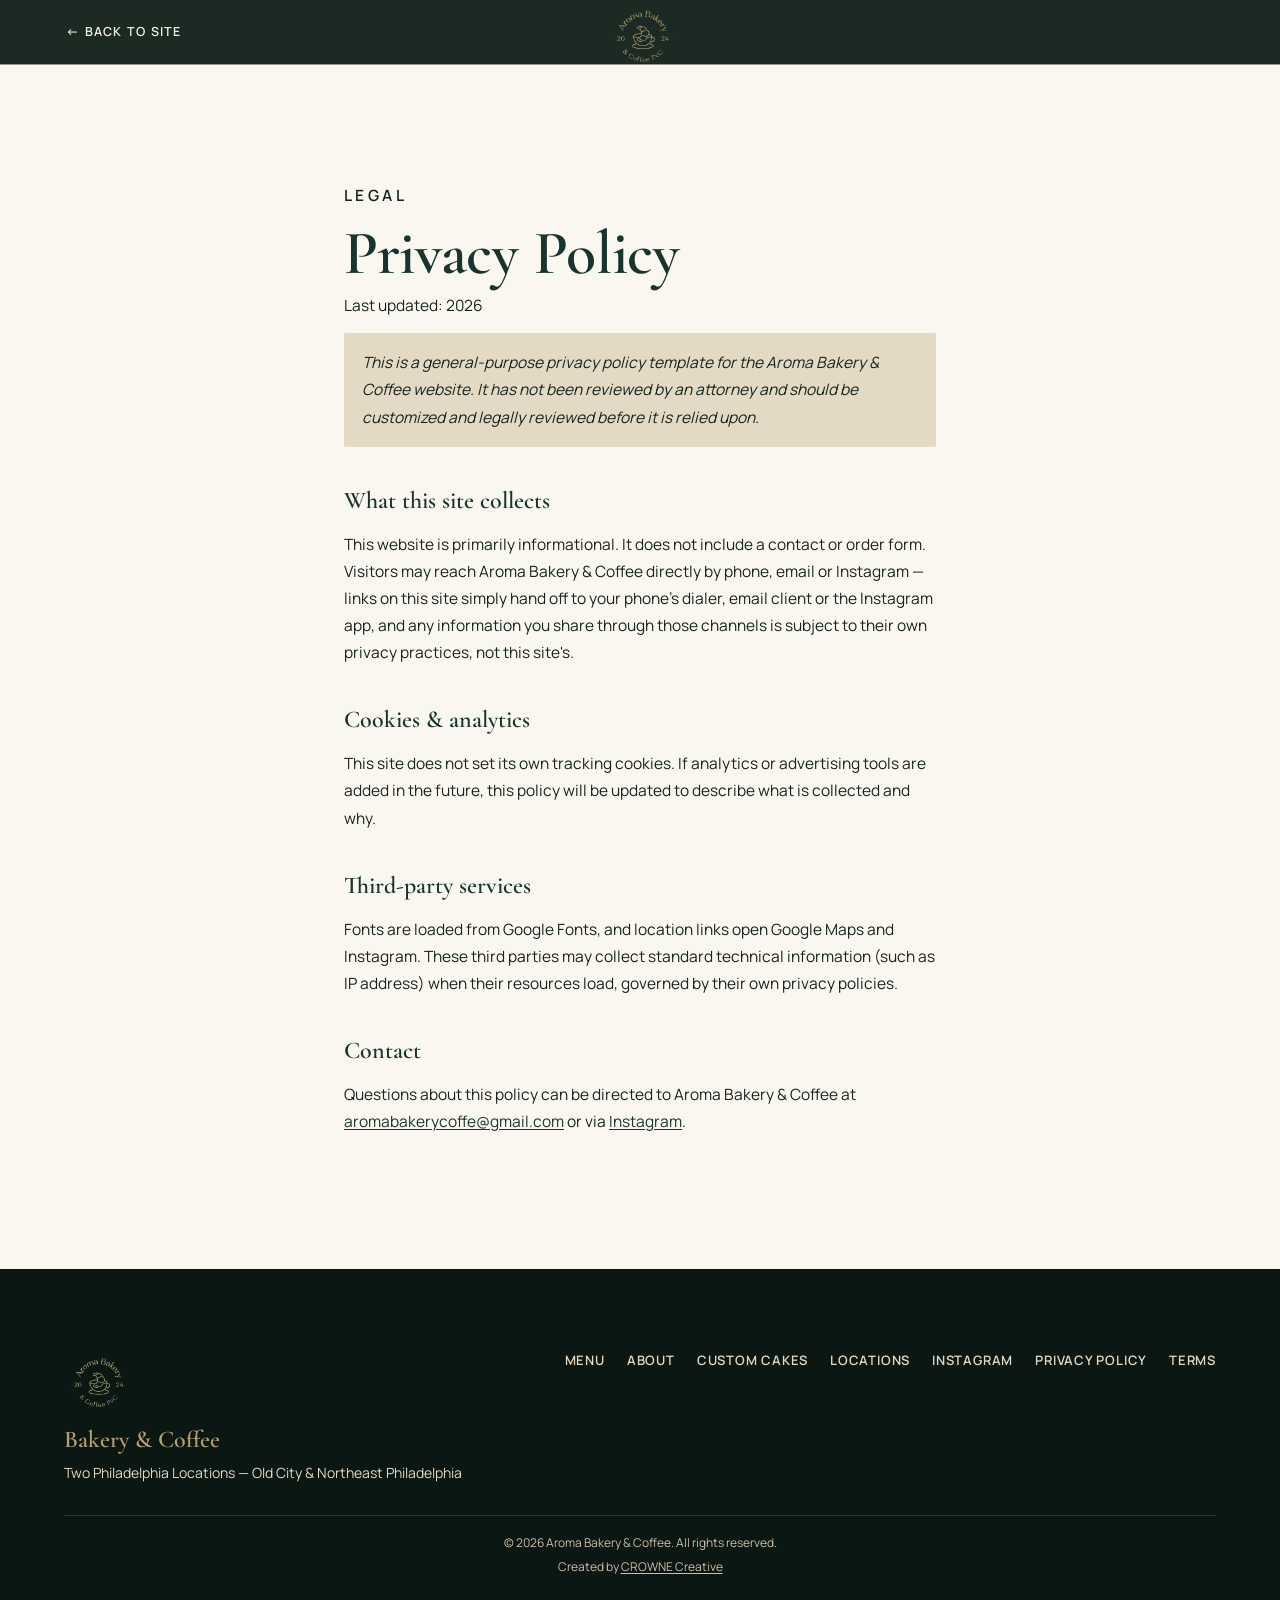
<file: privacy.html>
<!DOCTYPE html>
<html lang="en">
<head>
<meta charset="UTF-8">
<meta name="viewport" content="width=device-width, initial-scale=1, viewport-fit=cover">
<title>Privacy Policy | Aroma Bakery &amp; Coffee</title>
<meta name="description" content="Privacy policy for the Aroma Bakery & Coffee website.">
<meta name="robots" content="noindex, follow">
<link rel="canonical" href="https://www.aromabakeryandcoffee.com/privacy.html">
<link rel="preconnect" href="https://fonts.googleapis.com">
<link rel="preconnect" href="https://fonts.gstatic.com" crossorigin>
<link href="https://fonts.googleapis.com/css2?family=Cormorant+Garamond:ital,wght@0,500;0,600;0,700;1,500&family=Manrope:wght@400;500;600;700&display=swap" rel="stylesheet">
<link rel="icon" type="image/jpeg" href="assets/img/aroma-logo.jpg">
<link rel="stylesheet" href="assets/css/styles.css">
<link rel="stylesheet" href="assets/css/legal.css">
</head>
<body>

<a class="skip-link" href="#main">Skip to content</a>

<header class="site-header is-scrolled">
  <div class="header-inner">
    <div class="header-side header-left">
      <a href="index.html" class="header-link">← Back to site</a>
    </div>
    <a href="index.html" class="header-brand" aria-label="Aroma Bakery & Coffee — home">
      <img src="assets/img/aroma-logo-mark.png" alt="Aroma Bakery & Coffee" class="header-logo" width="861" height="787">
    </a>
    <div class="header-side header-right"></div>
  </div>
</header>

<main id="main" class="legal-page">
  <div class="legal-inner">
    <p class="eyebrow">Legal</p>
    <h1 class="display-lg">Privacy Policy</h1>
    <p class="legal-updated">Last updated: 2026</p>

    <p class="legal-notice">This is a general-purpose privacy policy template
      for the Aroma Bakery &amp; Coffee website. It has not been reviewed by
      an attorney and should be customized and legally reviewed before it is
      relied upon.</p>

    <h2>What this site collects</h2>
    <p>This website is primarily informational. It does not include a
      contact or order form. Visitors may reach Aroma Bakery &amp; Coffee
      directly by phone, email or Instagram — links on this site simply
      hand off to your phone's dialer, email client or the Instagram app,
      and any information you share through those channels is subject to
      their own privacy practices, not this site's.</p>

    <h2>Cookies &amp; analytics</h2>
    <p>This site does not set its own tracking cookies. If analytics or
      advertising tools are added in the future, this policy will be
      updated to describe what is collected and why.</p>

    <h2>Third-party services</h2>
    <p>Fonts are loaded from Google Fonts, and location links open Google
      Maps and Instagram. These third parties may collect standard
      technical information (such as IP address) when their resources
      load, governed by their own privacy policies.</p>

    <h2>Contact</h2>
    <p>Questions about this policy can be directed to Aroma Bakery &amp;
      Coffee at <a href="mailto:aromabakerycoffe@gmail.com">aromabakerycoffe@gmail.com</a>
      or via <a href="https://instagram.com/aroma_bakery_coffee" target="_blank" rel="noopener noreferrer">Instagram</a>.</p>
  </div>
</main>

<footer class="site-footer">
  <div class="footer-inner">
    <div class="footer-top">
      <div class="footer-brand">
        <img src="assets/img/aroma-logo-mark.png" alt="Aroma Bakery & Coffee" class="footer-logo" width="861" height="787">
        <p class="footer-title">Bakery &amp; Coffee</p>
        <p class="footer-loc">Two Philadelphia Locations — Old City &amp; Northeast Philadelphia</p>
      </div>
      <nav class="footer-links" aria-label="Footer">
        <a href="menu.html">Menu</a>
        <a href="about.html">About</a>
        <a href="custom-cakes.html">Custom Cakes</a>
        <a href="locations.html">Locations</a>
        <a href="https://instagram.com/aroma_bakery_coffee" target="_blank" rel="noopener noreferrer">Instagram</a>
        <a href="privacy.html">Privacy Policy</a>
        <a href="terms.html">Terms</a>
      </nav>
    </div>
    <p class="footer-copy">&copy; <span id="year"></span> Aroma Bakery &amp; Coffee. All rights reserved.</p>
    <p class="footer-credit">Created by <a href="https://crownecreative.com" target="_blank" rel="noopener noreferrer">CROWNE Creative</a></p>
  </div>
</footer>

<script>document.getElementById('year').textContent = new Date().getFullYear();</script>
</body>
</html>
</file>
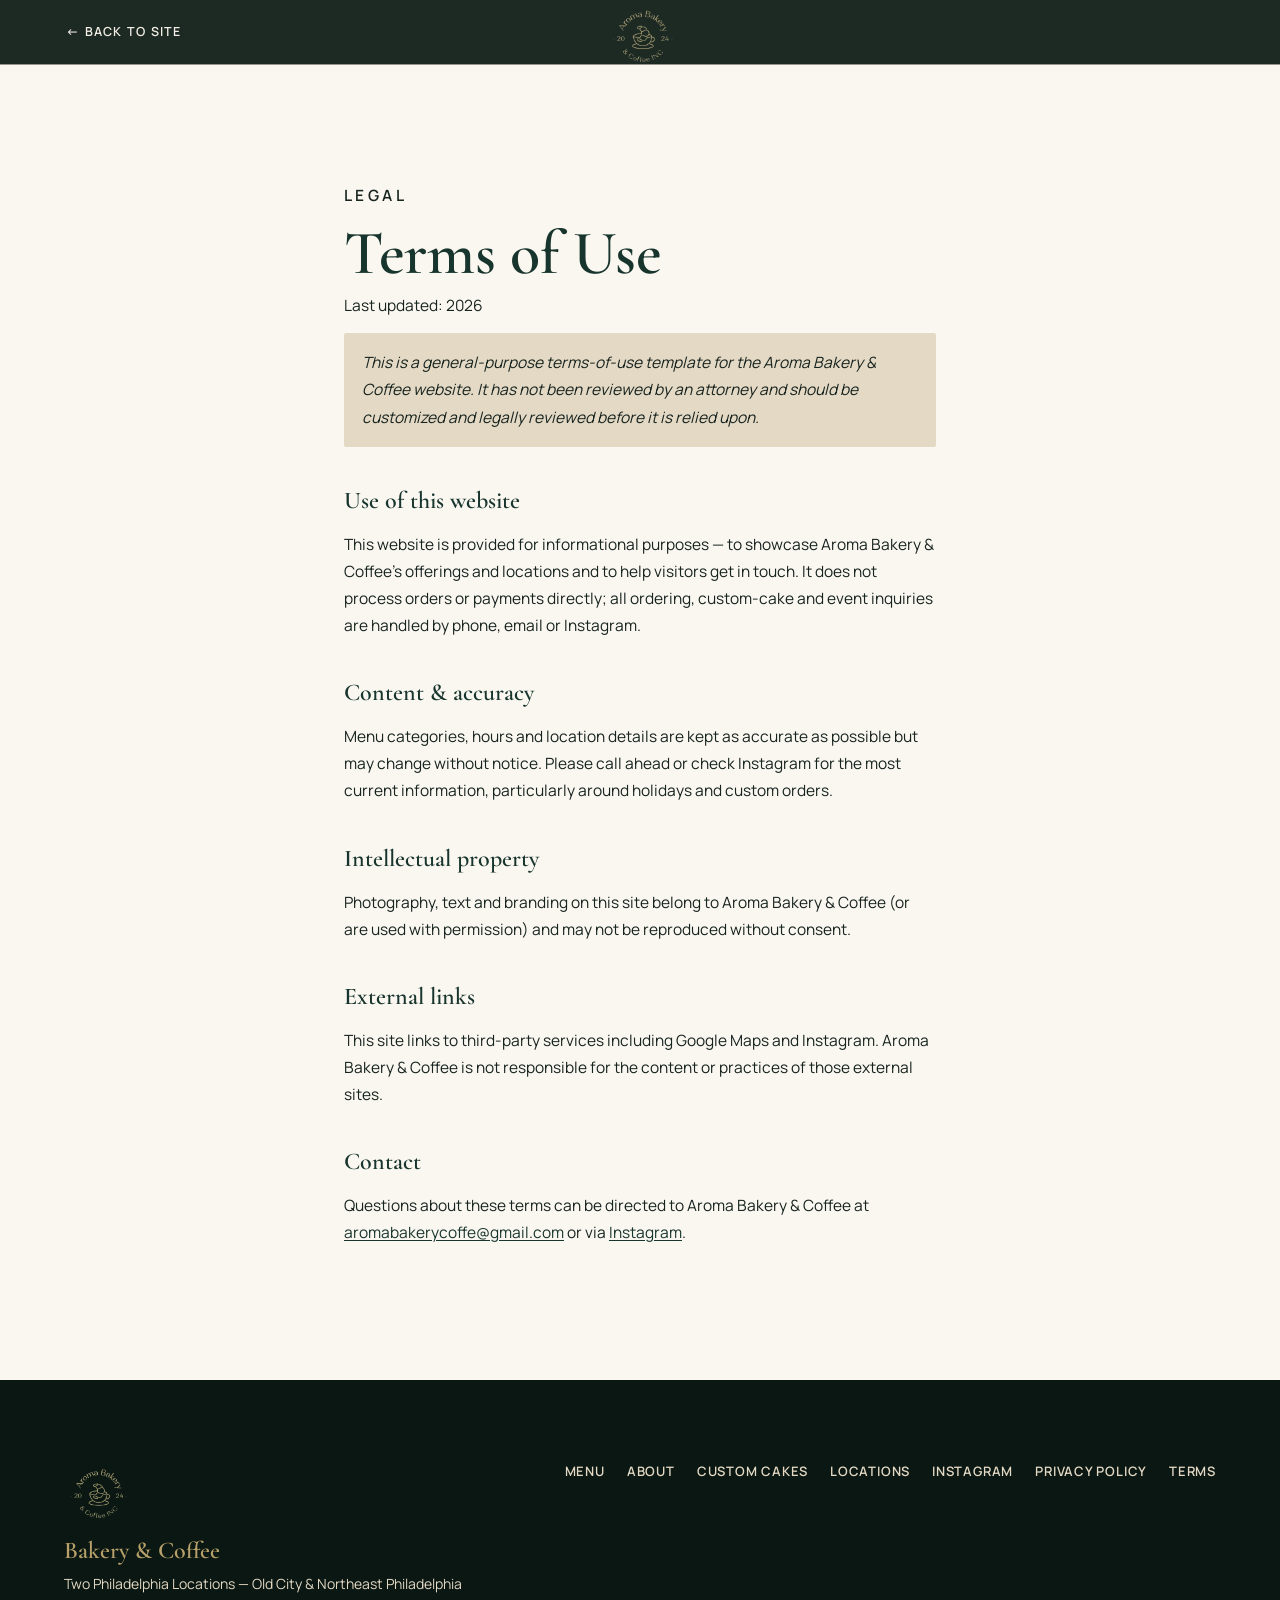
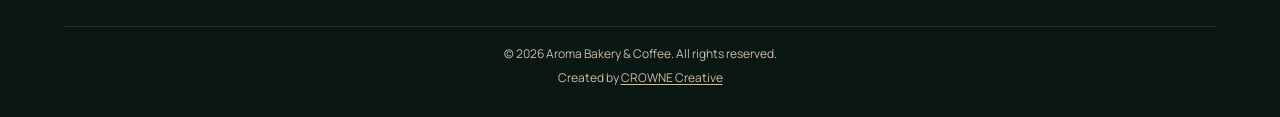
<file: terms.html>
<!DOCTYPE html>
<html lang="en">
<head>
<meta charset="UTF-8">
<meta name="viewport" content="width=device-width, initial-scale=1, viewport-fit=cover">
<title>Terms of Use | Aroma Bakery &amp; Coffee</title>
<meta name="description" content="Terms of use for the Aroma Bakery & Coffee website.">
<meta name="robots" content="noindex, follow">
<link rel="canonical" href="https://www.aromabakeryandcoffee.com/terms.html">
<link rel="preconnect" href="https://fonts.googleapis.com">
<link rel="preconnect" href="https://fonts.gstatic.com" crossorigin>
<link href="https://fonts.googleapis.com/css2?family=Cormorant+Garamond:ital,wght@0,500;0,600;0,700;1,500&family=Manrope:wght@400;500;600;700&display=swap" rel="stylesheet">
<link rel="icon" type="image/jpeg" href="assets/img/aroma-logo.jpg">
<link rel="stylesheet" href="assets/css/styles.css">
<link rel="stylesheet" href="assets/css/legal.css">
</head>
<body>

<a class="skip-link" href="#main">Skip to content</a>

<header class="site-header is-scrolled">
  <div class="header-inner">
    <div class="header-side header-left">
      <a href="index.html" class="header-link">← Back to site</a>
    </div>
    <a href="index.html" class="header-brand" aria-label="Aroma Bakery & Coffee — home">
      <img src="assets/img/aroma-logo-mark.png" alt="Aroma Bakery & Coffee" class="header-logo" width="861" height="787">
    </a>
    <div class="header-side header-right"></div>
  </div>
</header>

<main id="main" class="legal-page">
  <div class="legal-inner">
    <p class="eyebrow">Legal</p>
    <h1 class="display-lg">Terms of Use</h1>
    <p class="legal-updated">Last updated: 2026</p>

    <p class="legal-notice">This is a general-purpose terms-of-use template
      for the Aroma Bakery &amp; Coffee website. It has not been reviewed by
      an attorney and should be customized and legally reviewed before it is
      relied upon.</p>

    <h2>Use of this website</h2>
    <p>This website is provided for informational purposes — to showcase
      Aroma Bakery &amp; Coffee's offerings and locations and to help
      visitors get in touch. It does not process orders or payments
      directly; all ordering, custom-cake and event inquiries are handled
      by phone, email or Instagram.</p>

    <h2>Content &amp; accuracy</h2>
    <p>Menu categories, hours and location details are kept as accurate as
      possible but may change without notice. Please call ahead or check
      Instagram for the most current information, particularly around
      holidays and custom orders.</p>

    <h2>Intellectual property</h2>
    <p>Photography, text and branding on this site belong to Aroma Bakery
      &amp; Coffee (or are used with permission) and may not be reproduced
      without consent.</p>

    <h2>External links</h2>
    <p>This site links to third-party services including Google Maps and
      Instagram. Aroma Bakery &amp; Coffee is not responsible for the
      content or practices of those external sites.</p>

    <h2>Contact</h2>
    <p>Questions about these terms can be directed to Aroma Bakery &amp;
      Coffee at <a href="mailto:aromabakerycoffe@gmail.com">aromabakerycoffe@gmail.com</a>
      or via <a href="https://instagram.com/aroma_bakery_coffee" target="_blank" rel="noopener noreferrer">Instagram</a>.</p>
  </div>
</main>

<footer class="site-footer">
  <div class="footer-inner">
    <div class="footer-top">
      <div class="footer-brand">
        <img src="assets/img/aroma-logo-mark.png" alt="Aroma Bakery & Coffee" class="footer-logo" width="861" height="787">
        <p class="footer-title">Bakery &amp; Coffee</p>
        <p class="footer-loc">Two Philadelphia Locations — Old City &amp; Northeast Philadelphia</p>
      </div>
      <nav class="footer-links" aria-label="Footer">
        <a href="menu.html">Menu</a>
        <a href="about.html">About</a>
        <a href="custom-cakes.html">Custom Cakes</a>
        <a href="locations.html">Locations</a>
        <a href="https://instagram.com/aroma_bakery_coffee" target="_blank" rel="noopener noreferrer">Instagram</a>
        <a href="privacy.html">Privacy Policy</a>
        <a href="terms.html">Terms</a>
      </nav>
    </div>
    <p class="footer-copy">&copy; <span id="year"></span> Aroma Bakery &amp; Coffee. All rights reserved.</p>
    <p class="footer-credit">Created by <a href="https://crownecreative.com" target="_blank" rel="noopener noreferrer">CROWNE Creative</a></p>
  </div>
</footer>

<script>document.getElementById('year').textContent = new Date().getFullYear();</script>
</body>
</html>
</file>
<file: assets/css/styles.css>
/* =========================================================
   AROMA BAKERY & COFFEE — Design System
   ========================================================= */

:root{
  /* -- Aroma brand palette -- */
  --forest:      #18352D;  /* deep forest green — primary */
  --forest-deep: #102720;  /* dark green — intro/deepest sections */
  --forest-black:#0A1712;  /* near-black green — footer, darkest accents */
  --forest-2:    #142E26;  /* mid green — hovers/secondary */
  --sage:        #CDBEAA;  /* soft taupe — secondary light accent */
  --pale-sage:   #E4D9C4;  /* lighter taupe-cream — muted light/off-white text on dark */
  --cream:       #F4EFE6;  /* warm cream — used sparingly, contrast sections only */
  --ivory:       #FAF7F1;  /* soft ivory — used sparingly, contrast sections only */
  --beige:       #CDBEAA;  /* soft taupe (borders etc.) */
  --chocolate:   #4A2C21;  /* dark chocolate / espresso brown */
  --gold:        #B7A06A;  /* muted gold/copper — the site's primary metallic accent */
  --gold-soft:   rgba(183,160,106,.55);
  --text:        #17231F;  /* text dark — light-section body copy */
  --white:       #ffffff;

  --font-serif: 'Cormorant Garamond', 'Georgia', serif;
  --font-sans: 'Manrope', -apple-system, BlinkMacSystemFont, sans-serif;

  --ease: cubic-bezier(.22,.61,.36,1);
  --dur-s: .5s;
  --dur-m: .8s;
  --dur-l: 1.1s;

  --header-h: 92px;
  --header-h-scrolled: 64px;

  --container: 1360px;
  --gutter: clamp(20px, 5vw, 64px);

  --safe-t: env(safe-area-inset-top, 0px);
  --safe-b: env(safe-area-inset-bottom, 0px);
  --safe-l: env(safe-area-inset-left, 0px);
  --safe-r: env(safe-area-inset-right, 0px);
}

/* ---------- Reset ---------- */
*,*::before,*::after{
  box-sizing:border-box;
  /* Flex/grid items default to min-width:auto (their content's intrinsic
     size), which can silently force a track/item wider than its container
     and blow out the page horizontally. Reset it everywhere — safe for
     non-flex/grid boxes since it's equivalent to the default there. */
  min-width:0;
}
html{
  scroll-behavior:smooth;
  -webkit-text-size-adjust:100%;
  max-width:100%;
  overflow-x:clip;
}
body{
  margin:0;
  max-width:100%;
  background:var(--forest-deep);
  color:var(--text);
  font-family:var(--font-sans);
  font-weight:400;
  line-height:1.5;
  overflow-x:clip;
  -webkit-font-smoothing:antialiased;
}
img,svg{ max-width:100%; display:block; }
a{ color:inherit; text-decoration:none; }
ul{ margin:0; padding:0; list-style:none; }
button{ font:inherit; color:inherit; background:none; border:0; cursor:pointer; padding:0; }
h1,h2,h3,p{ margin:0; }

@media (prefers-reduced-motion: reduce){
  html{ scroll-behavior:auto; }
  *,*::before,*::after{
    animation-duration:.01ms !important;
    animation-iteration-count:1 !important;
    transition-duration:.01ms !important;
    scroll-behavior:auto !important;
  }
}

.skip-link{
  position:absolute; left:-999px; top:0; z-index:999;
  background:var(--forest); color:var(--cream); padding:12px 20px;
}
.skip-link:focus{ left:12px; top:12px; }

:focus-visible{ outline:2px solid var(--gold); outline-offset:3px; }

.only-desktop{ display:none; }
@media (min-width:900px){ .only-desktop{ display:inline-flex; } }
/* Custom Cakes only joins the header nav once there's genuinely room for
   it (iPad landscape and below keep it in the mobile panel instead, where
   it already lives, rather than crowding/wrapping the header). Now that
   Instagram no longer occupies a header slot, this can join earlier. */
.only-wide{ display:none; }
@media (min-width:1024px){ .only-wide{ display:inline-flex; } }

/* ---------- Typography helpers ---------- */
.eyebrow{
  font-family:var(--font-sans);
  font-size:12px;
  letter-spacing:.22em;
  text-transform:uppercase;
  font-weight:600;
  color:var(--forest-2);
  margin-bottom:clamp(14px,2vw,20px);
}
.eyebrow--light{ color:var(--sage); }

.display-xl{
  font-family:var(--font-serif);
  font-weight:600;
  font-size:clamp(42px, 8vw, 112px);
  line-height:.98;
  letter-spacing:-.01em;
  color:var(--forest);
  text-transform:uppercase;
  overflow-wrap:break-word;
}
/* Higher specificity than .display-lg/.display-xl alone (which both set
   their own default color), so this "light" modifier reliably wins
   regardless of which size class it's paired with or source order. */
.display-xl--light,
.display-xl.display-xl--light,
.display-lg.display-xl--light{ color:var(--cream); }

.display-lg{
  font-family:var(--font-serif);
  font-weight:600;
  font-size:clamp(32px, 5vw, 62px);
  line-height:1.05;
  letter-spacing:-.005em;
  color:var(--forest);
  overflow-wrap:break-word;
}

.body-lg{
  font-size:clamp(17px,1.4vw,20px);
  line-height:1.65;
  color:var(--text);
  max-width:46ch;
  font-weight:400;
}
.body-md{
  font-size:16px;
  line-height:1.7;
  color:var(--text);
  max-width:52ch;
}
.body-md--light{ color:var(--pale-sage); }

.text-link{
  display:inline-block;
  margin-top:22px;
  font-size:14px;
  letter-spacing:.04em;
  font-weight:600;
  color:var(--forest);
  border-bottom:1px solid var(--forest-2);
  padding-bottom:3px;
  transition:opacity .3s var(--ease);
}
.text-link:hover{ opacity:.65; }

/* ---------- Buttons ---------- */
.btn{
  display:inline-flex;
  align-items:center;
  justify-content:center;
  min-height:48px;
  padding:0 30px;
  font-family:var(--font-sans);
  font-size:13px;
  letter-spacing:.14em;
  text-transform:uppercase;
  font-weight:600;
  border-radius:2px;
  border:1px solid transparent;
  transition:background .35s var(--ease), color .35s var(--ease), border-color .35s var(--ease), transform .3s var(--ease);
}
.btn:hover{ transform:translateY(-1px); }
/* Gold-filled — the site's primary CTA look: pops against both dark
   photography and light contrast sections alike. */
.btn--light{ background:var(--gold); color:var(--forest-black); }
.btn--light:hover{ background:var(--pale-sage); }
/* Gold outline over dark/transparent — secondary CTA on dark sections. */
.btn--outline-light{ background:transparent; color:var(--cream); border-color:var(--gold-soft); }
.btn--outline-light:hover{ background:rgba(183,160,106,.14); border-color:var(--gold); color:var(--cream); }
/* Dark fill + gold border/text — primary CTA on light contrast sections. */
.btn--dark{ background:var(--forest-black); color:var(--gold); border-color:var(--gold); }
.btn--dark:hover{ background:var(--gold); color:var(--forest-black); }
.btn--outline-dark{ background:transparent; color:var(--forest); border-color:var(--forest); }
.btn--outline-dark:hover{ background:var(--forest); color:var(--cream); }

/* ---------- Placeholder photography ---------- */
/* Real Aroma photographs replace these blocks. Each carries a data-caption
   describing exactly what photo belongs there. */
.ph-photo{
  position:relative;
  width:100%; height:100%;
  min-height:220px;
  background:
    radial-gradient(120% 140% at 15% 10%, rgba(255,255,255,.14), transparent 55%),
    linear-gradient(155deg, var(--tone-a,#26493F), var(--tone-b,#102720));
  overflow:hidden;
  isolation:isolate;
}
.ph-photo[data-tone="forest"]{ --tone-a:#26493F; --tone-b:#102720; }
.ph-photo[data-tone="sage"]{ --tone-a:#ddd0bd; --tone-b:#CDBEAA; }
.ph-photo[data-tone="beige"]{ --tone-a:#e8ddc9; --tone-b:#CDBEAA; }
.ph-photo[data-tone="chocolate"]{ --tone-a:#6b4636; --tone-b:#4A2C21; }
.ph-photo[data-tone="gold"]{ --tone-a:#cbb586; --tone-b:#B7A06A; }

.ph-photo::before{
  content:"";
  position:absolute; inset:0;
  background-image:
    repeating-linear-gradient(45deg, rgba(255,255,255,.035) 0 2px, transparent 2px 6px);
  mix-blend-mode:overlay;
}
.ph-photo::after{
  content:attr(data-caption);
  position:absolute;
  left:14px; right:14px; bottom:14px;
  font-family:var(--font-sans);
  font-size:11px;
  line-height:1.4;
  letter-spacing:.03em;
  color:rgba(255,255,255,.86);
  background:rgba(0,0,0,.22);
  padding:8px 10px;
  border:1px dashed rgba(255,255,255,.4);
  border-radius:2px;
}
.ph-photo[data-tone="beige"]::after,
.ph-photo[data-tone="sage"]::after,
.ph-photo[data-tone="gold"]::after{
  color:rgba(30,40,35,.8);
  background:rgba(255,255,255,.4);
  border-color:rgba(30,40,35,.25);
}

/* =========================================================
   INTRO SPLASH
   ========================================================= */
.intro-splash{
  position:fixed;
  inset:0;
  width:100vw;
  height:100vh;
  height:100dvh;
  z-index:1000;
  background:var(--forest-deep);
  display:flex;
  align-items:center;
  justify-content:center;
  padding:
    max(24px, var(--safe-t))
    max(24px, var(--safe-r))
    max(24px, var(--safe-b))
    max(24px, var(--safe-l));
  transition:opacity .7s var(--ease), visibility .7s var(--ease);
}
.intro-splash.is-hidden{
  opacity:0;
  visibility:hidden;
  pointer-events:none;
}
.intro-splash-inner{
  display:flex;
  flex-direction:column;
  align-items:center;
  gap:clamp(16px,2.4vw,26px);
  text-align:center;
}
.intro-logo{
  width:clamp(150px,32vw,320px);
  min-height:0;
  aspect-ratio:861/787;
  object-fit:contain;
  opacity:0;
  filter:blur(6px);
  transform:scale(.97);
  transition:opacity 1.1s cubic-bezier(.22,.61,.36,1), filter 1.1s cubic-bezier(.22,.61,.36,1), transform 1.1s cubic-bezier(.22,.61,.36,1);
  transition-delay:.1s;
}
.intro-splash.is-visible .intro-logo{
  opacity:1;
  filter:blur(0);
  transform:scale(1);
}
.intro-subtitle{
  font-size:11.5px;
  letter-spacing:.25em;
  text-transform:uppercase;
  color:var(--sage);
  opacity:0;
  transform:translateY(6px);
  transition:opacity .7s var(--ease), transform .7s var(--ease);
  transition-delay:1.1s;
}
.intro-splash.is-visible .intro-subtitle{
  opacity:1;
  transform:translateY(0);
}
@media (prefers-reduced-motion: reduce){
  .intro-logo{ transition:opacity .3s linear !important; filter:none !important; transform:none !important; }
  .intro-subtitle{ transition:opacity .3s linear !important; transform:none !important; }
}

/* =========================================================
   HEADER
   ========================================================= */
.site-header{
  position:fixed; top:0; left:0; right:0;
  z-index:100;
  min-height:calc(var(--header-h) + var(--safe-t));
  padding-top:var(--safe-t);
  display:flex; align-items:center;
  transition:min-height .5s var(--ease), padding .5s var(--ease), background .5s var(--ease), box-shadow .5s var(--ease), border-color .5s var(--ease);
  background:transparent;
}
.site-header.is-scrolled{
  min-height:calc(var(--header-h-scrolled) + var(--safe-t));
  background:rgba(10,23,18,.92);
  backdrop-filter:blur(10px);
  box-shadow:0 1px 0 rgba(0,0,0,.4);
}
.header-inner{
  width:100%;
  max-width:var(--container);
  margin:0 auto;
  padding:0 max(var(--gutter), var(--safe-r)) 0 max(var(--gutter), var(--safe-l));
  display:grid;
  grid-template-columns:1fr auto 1fr;
  align-items:center;
  gap:16px;
}
/* Grid items default to min-width:auto (content size), which can blow out
   the track and cause page-level horizontal overflow on narrow screens —
   allow them to actually shrink. */
.header-inner > *{ min-width:0; }
.header-side{ display:flex; align-items:center; gap:clamp(10px,2.4vw,28px); min-width:0; }
.header-right{ justify-content:flex-end; }

.header-link{
  font-size:12.5px;
  letter-spacing:.1em;
  text-transform:uppercase;
  font-weight:600;
  color:var(--cream);
  transition:color .35s var(--ease), opacity .3s ease;
  padding:10px 2px;
}
.header-link:hover{ color:var(--gold); opacity:1; }
.header-cta{
  border:1px solid var(--gold-soft);
  padding:9px 14px;
  border-radius:2px;
  text-align:center;
  transition:background .35s var(--ease), border-color .35s var(--ease);
}
.header-cta:hover{ background:rgba(183,160,106,.14); border-color:var(--gold); }
/* Prevent the CTA/nav labels from wrapping (and lock their width so they
   can't be squeezed) once there's actually room — below that, letting
   them shrink/wrap beats forcing horizontal page scroll. */
@media (min-width:420px){
  .header-link{ white-space:nowrap; }
  .header-cta{ flex-shrink:0; }
}
@media (min-width:900px){
  .header-cta{ padding:9px 18px; }
}
.site-header.is-scrolled .header-cta{ border-color:var(--gold-soft); }

.menu-trigger{
  display:flex; align-items:center; gap:10px;
  color:var(--cream);
  transition:color .5s var(--ease);
  min-height:44px;
}
.menu-trigger-lines{ display:flex; flex-direction:column; gap:5px; width:22px; }
.menu-trigger-lines span{ display:block; height:1px; background:currentColor; transition:transform .4s var(--ease), opacity .4s var(--ease); }
.menu-trigger-label{ font-size:12.5px; letter-spacing:.1em; text-transform:uppercase; font-weight:600; }

.header-brand{
  display:flex; flex-direction:column; align-items:center;
  text-align:center;
  color:var(--cream);
  transition:color .5s var(--ease), transform .5s var(--ease);
}
/* The real Aroma logo mark — a self-contained circular badge (its own
   symbol/type only, no background shape — it reads directly against the
   header itself, transparent hero or solid scrolled state alike. */
.header-logo{
  width:clamp(58px,7.5vw,82px);
  height:auto;
  aspect-ratio:861/787;
  object-fit:contain;
  transition:width .5s var(--ease);
}
.site-header.is-scrolled .header-logo{ width:clamp(52px,6.5vw,68px); }
.brand-line--main{
  font-family:var(--font-serif);
  font-weight:600;
  font-size:clamp(22px, 2.6vw, 30px);
  letter-spacing:.03em;
  text-transform:uppercase;
  transition:font-size .5s var(--ease);
}
.site-header.is-scrolled .brand-line--main{ font-size:20px; }
.brand-line--sub{
  font-size:9.5px;
  letter-spacing:.28em;
  text-transform:uppercase;
  font-weight:600;
  opacity:.85;
  margin-top:2px;
}

/* ---------- Mobile Nav ---------- */
.mobile-nav{
  position:fixed; inset:0; z-index:200;
  background:var(--forest);
  color:var(--cream);
  display:flex; flex-direction:column;
  justify-content:center;
  overflow-y:auto;
  padding:
    max(24px, var(--safe-t))
    max(var(--gutter), var(--safe-r))
    max(24px, var(--safe-b))
    max(var(--gutter), var(--safe-l));
  transform:translateY(-100%);
  transition:transform .6s var(--ease);
}
.mobile-nav.is-open{ transform:translateY(0); }
.mobile-nav-list{ display:flex; flex-direction:column; gap:6px; }
.mobile-nav-list li{
  opacity:0; transform:translateY(16px);
  transition:opacity .5s var(--ease), transform .5s var(--ease);
  transition-delay:calc(var(--i) * .06s);
}
.mobile-nav.is-open .mobile-nav-list li{ opacity:1; transform:translateY(0); }
.mobile-nav-list a{
  font-family:var(--font-serif);
  font-size:clamp(34px, 10vw, 56px);
  font-weight:600;
  letter-spacing:-.01em;
  padding:6px 0;
  display:inline-block;
}
.mobile-nav-list a:hover{ color:var(--sage); }
.mobile-nav-foot{
  margin-top:48px;
  display:flex; justify-content:space-between;
  font-size:12px; letter-spacing:.08em; text-transform:uppercase;
  opacity:.7;
}
.mobile-nav-scrim{ display:none; }

/* =========================================================
   HERO
   ========================================================= */
.hero{
  position:relative;
  height:100svh;
  min-height:560px;
  display:flex; flex-direction:column;
  justify-content:flex-end;
  overflow:hidden;
  color:var(--cream);
}
.hero-media{ position:absolute; inset:0; z-index:0; }
/* Slow cinematic "walking past the storefront" pan — background image
   only. --hero-pan-a/b set the start/end horizontal offset; overridden
   smaller on mobile so the entrance stays in frame and nothing is cut
   off. Paused until .hero.is-loaded so it never animates from an
   unloaded/blank frame; alternate + ease-in-out gives a smooth reverse
   with no visible jump at either end. */
.hero-img{
  position:absolute; inset:-5%;
  height:110%; width:110%;
  object-fit:cover;
  object-position:center 30%;
  --hero-pan-a:-1.6%;
  --hero-pan-b:1.6%;
  transform:scale(1.04) translateX(var(--hero-pan-a));
  animation:heroPan 14s ease-in-out infinite alternate;
  animation-play-state:paused;
  will-change:transform;
}
.hero.is-loaded .hero-img{ animation-play-state:running; }
@keyframes heroPan{
  0%{ transform:scale(1.04) translateX(var(--hero-pan-a)); }
  100%{ transform:scale(1.04) translateX(var(--hero-pan-b)); }
}
@media (max-width:640px){
  .hero-img{ --hero-pan-a:-0.8%; --hero-pan-b:0.8%; animation-duration:11s; }
}
@media (prefers-reduced-motion: reduce){
  .hero-img{ animation:none !important; transform:scale(1.02) translateX(0) !important; }
}
.hero-scrim{
  position:absolute; inset:0;
  background:
    linear-gradient(180deg, rgba(16,39,32,.4) 0%, rgba(16,39,32,.22) 32%, rgba(16,39,32,.58) 100%);
}
.hero-content{
  position:relative; z-index:2;
  padding:0 var(--gutter) clamp(56px,9vh,110px);
  max-width:var(--container);
  margin:0 auto;
  width:100%;
}
.hero-eyebrow{ color:var(--sage); }
.hero-title{
  font-family:var(--font-serif);
  font-weight:700;
  text-transform:uppercase;
  font-size:clamp(48px, 11vw, 132px);
  line-height:.92;
  letter-spacing:-.01em;
  margin:0 0 20px;
}
.hero-word{ display:block; overflow:hidden; }
.hero-word span, .hero-word{ }
.hero-sub{
  font-size:clamp(15px,1.6vw,19px);
  max-width:38ch;
  color:var(--pale-sage);
  margin-bottom:30px;
}
.hero-actions{ display:flex; flex-wrap:wrap; gap:14px; }
.hero-cake-link{
  display:inline-block; margin-top:16px;
  font-size:13px; letter-spacing:.02em; font-weight:500;
  color:var(--cream);
  text-decoration:underline; text-underline-offset:3px;
  transition:opacity .3s var(--ease);
}
.hero-cake-link:hover{ opacity:.7; }

[data-reveal]{
  opacity:0;
  transform:translateY(28px);
  transition:opacity var(--dur-m) var(--ease), transform var(--dur-m) var(--ease);
  transition-delay:calc(var(--d,0) * .1s);
}
[data-reveal].is-visible,
[data-reveal-immediate]{ opacity:1; transform:translateY(0); }
.hero [data-reveal].is-visible{ opacity:1; transform:translateY(0); }

.scroll-cue{
  position:absolute; left:50%; bottom:24px; z-index:2;
  transform:translateX(-50%);
  display:flex; flex-direction:column; align-items:center; gap:8px;
  color:rgba(244,239,230,.85);
  font-size:10.5px; letter-spacing:.2em; text-transform:uppercase;
}

/* =========================================================
   SECTION LAYOUT — shared
   ========================================================= */
section{ position:relative; }
.section-head{
  max-width:var(--container);
  margin:0 auto;
  padding:clamp(70px,11vw,130px) var(--gutter) clamp(30px,5vw,54px);
}

/* =========================================================
   SIGNATURE MOUSSE VIDEO FEATURE
   The homepage's second (and last) deliberate motion moment, after the
   green intro — one restrained, muted, looping video framed by generous
   cream space, not a full-bleed background. Autoplay/pause behavior for
   the real <video> is handled in main.js once that element exists;
   nothing here needs to change when the placeholder is swapped in.
   ========================================================= */
.mousse-feature{
  background:var(--chocolate);
  text-align:center;
  padding:clamp(70px,10vw,120px) var(--gutter) clamp(80px,11vw,130px);
}
.mousse-head{ max-width:640px; margin:0 auto clamp(40px,6vw,64px); }
.mousse-sub{ font-size:clamp(15px,1.6vw,18px); color:var(--pale-sage); margin-top:14px; }

.mousse-frame{
  max-width:960px;
  margin:0 auto clamp(36px,5vw,56px);
  aspect-ratio:16/9;
  border-radius:2px;
  overflow:hidden;
  background:var(--forest-deep);
}
.mousse-video,
.mousse-video-placeholder{
  width:100%;
  height:100%;
  object-fit:cover;
  object-position:center;
  display:block;
}
@media (max-width:1024px){
  .mousse-frame{ aspect-ratio:4/3; }
}
@media (max-width:640px){
  .mousse-frame{ aspect-ratio:4/5; }
}

/* ---------- Homepage menu-world categories ---------- */
.menu-intro-section{ background:var(--forest-deep); padding:clamp(70px,10vw,120px) 0 clamp(50px,7vw,80px); }
.menu-cat-grid{
  max-width:var(--container);
  margin:0 auto;
  padding:0 var(--gutter);
  display:grid;
  grid-template-columns:1fr;
  gap:clamp(14px,2vw,24px);
}
@media (min-width:640px){
  .menu-cat-grid{ grid-template-columns:1fr 1fr; }
}
.menu-cat-card{
  position:relative;
  aspect-ratio:4/5;
  overflow:hidden;
  border-radius:2px;
  display:block;
}
.menu-cat-card .ph-photo,
.menu-cat-photo{ transition:transform .65s var(--ease); }
.menu-cat-card:hover .ph-photo,
.menu-cat-card:hover .menu-cat-photo{ transform:scale(1.03); }
.menu-cat-photo{ width:100%; height:100%; object-fit:cover; display:block; }
.menu-cat-card::after{
  content:"";
  position:absolute; inset:0;
  background:linear-gradient(180deg, transparent 35%, rgba(10,18,15,.85) 100%);
  pointer-events:none;
}
.menu-cat-label{
  position:absolute; left:24px; right:24px; bottom:22px; z-index:2;
  color:var(--cream);
  display:flex; align-items:baseline; justify-content:space-between; gap:12px;
}
.menu-cat-name{ font-family:var(--font-serif); font-size:clamp(24px,2.6vw,32px); font-weight:600; }
.menu-cat-arrow{ font-size:14px; letter-spacing:.1em; text-transform:uppercase; opacity:.85; }

/* ---------- Homepage "Order a Custom Cake" CTA strip ---------- */
/* Deliberately small — a single line + button between the menu teasers
   and the next section, not a competing homepage hero. */
/* Deliberate contrast section — the site's warm ivory pause between two
   dark sections, per the section rhythm. */
.cc-strip{
  background:var(--ivory);
  text-align:center;
  padding:clamp(64px,9vw,100px) var(--gutter);
}
.cc-strip-inner{ max-width:560px; margin:0 auto; }
.cc-strip-inner .eyebrow{ color:var(--forest-2); }
.cc-strip-inner .display-lg{ font-size:clamp(28px,4vw,46px); }
.cc-strip p{ font-size:15.5px; color:var(--forest-2); margin:14px auto 26px; max-width:44ch; }
.cc-strip-btn{
  display:inline-flex; align-items:center; gap:10px;
  min-height:48px; padding:0 28px;
  font-family:var(--font-sans); font-size:12.5px; letter-spacing:.14em;
  text-transform:uppercase; font-weight:600;
  color:var(--forest-black); border:1px solid var(--gold);
  border-radius:2px; background:var(--gold);
  transition:background .35s var(--ease), color .35s var(--ease);
}
.cc-strip-btn:hover{ background:transparent; color:var(--forest-black); }
.cc-strip-btn svg{ transition:transform .3s var(--ease); }
.cc-strip-btn:hover svg{ transform:translateX(4px); }

/* ---------- Full bleed break ---------- */
.bleed-photo{ margin:0; height:min(70vh,640px); }
.bleed-photo .ph-photo{ min-height:100%; }
.bleed-photo-img{ width:100%; height:100%; object-fit:cover; object-position:center 35%; display:block; }

/* ---------- Menu — warm, light European-bakery palette ---------- */
/* Deliberately NOT the dark forest/near-black treatment used elsewhere on
   the site — this page reads as a bright, homey bakery case: warm ivory
   ground, forest green for nav/headings/accents, soft sage for section
   framing, warm brown for body copy, gold used only as a small accent. */
.menu-section{ background:var(--ivory); }
/* Standalone menu.html has no hero above it, so reserve room for the
   fixed header instead of letting content start underneath it. */
.menu-section--page .section-head{ padding-top:calc(var(--header-h) + clamp(40px,6vw,64px)); }
.menu-intro{ margin-top:6px; max-width:58ch; }

/* Category selector — a clean horizontal pill row. Not sticky: it scrolls
   away with the page instead of permanently covering the content below. */
.menu-tabs{
  max-width:var(--container);
  margin:clamp(28px,4vw,44px) auto 0;
  padding:0 var(--gutter);
  display:flex; gap:clamp(8px,1.4vw,14px);
  overflow-x:auto;
  scrollbar-width:none;
}
.menu-tabs::-webkit-scrollbar{ display:none; }
.menu-tab{
  flex:0 0 auto;
  padding:10px 20px;
  border-radius:999px;
  border:1px solid rgba(24,53,45,.2);
  font-family:var(--font-sans);
  font-size:14px;
  font-weight:600;
  letter-spacing:.01em;
  color:var(--forest-2);
  white-space:nowrap;
  transition:color .3s var(--ease), background .3s var(--ease), border-color .3s var(--ease);
}
.menu-tab:hover{ border-color:var(--forest); }
.menu-tab.is-active{ background:var(--forest); border-color:var(--forest); color:var(--ivory); }

.menu-panels{ max-width:var(--container); margin:0 auto; padding:clamp(34px,5vw,56px) var(--gutter) clamp(80px,10vw,130px); }
.menu-panel{ display:none; }
.menu-panel.is-active{
  display:block;
  animation:panelIn .5s var(--ease);
}
@keyframes panelIn{ from{ opacity:0; transform:translateY(10px);} to{ opacity:1; transform:translateY(0);} }

.menu-section-title{
  font-family:var(--font-serif); font-weight:600; color:var(--forest);
  font-size:clamp(22px,2.4vw,28px); margin-bottom:clamp(18px,2.6vw,26px);
}

/* Compact text-list groups — used for Savory subgroups and any bakery
   items without a unique photo. Soft sage card, no black, no heavy
   borders between lines. */
.menu-cats{ display:grid; grid-template-columns:repeat(3,1fr); gap:clamp(20px,2.6vw,32px); }
@media (max-width:899px){ .menu-cats{ grid-template-columns:1fr; } }
@media (min-width:640px) and (max-width:1024px){
  .menu-cats{ grid-template-columns:repeat(2,1fr); }
}
.menu-cat--wide{ grid-column:1/-1; }
.menu-cat{
  background:var(--pale-sage);
  border-radius:6px;
  padding:clamp(22px,2.8vw,28px) clamp(20px,2.4vw,26px);
}
.menu-cat h3{
  font-family:var(--font-serif); font-size:19px; font-weight:600;
  color:var(--forest); margin-bottom:4px;
}
.menu-cat-sub{ font-size:13px; color:var(--chocolate); opacity:.8; margin-bottom:10px; }
.menu-cat li{
  padding:5px 0; font-size:15px; color:var(--text);
  display:flex; align-items:baseline; gap:8px;
}
.menu-cat li::before{ content:"—"; color:var(--gold); font-size:12px; flex-shrink:0; }
.menu-note{ margin-top:14px; font-size:13px; font-style:italic; color:var(--chocolate); opacity:.75; }

/* ---------- Sweets — one curated editorial grid, not a wall of images ---------- */
.sweets-grid{
  display:grid;
  grid-template-columns:repeat(3,1fr);
  gap:clamp(26px,3.2vw,40px) clamp(18px,2.4vw,30px);
  margin-bottom:clamp(48px,6vw,72px);
}
@media (max-width:767px){
  .sweets-grid{ grid-template-columns:repeat(2,1fr); gap:24px 16px; }
}
.sweets-item{ text-align:center; }
.sweets-item-frame{
  aspect-ratio:1/1;
  border-radius:8px;
  overflow:hidden;
  border:1px solid rgba(24,53,45,.12);
  box-shadow:0 6px 16px rgba(24,53,45,.1);
}
.sweets-item-photo{
  width:100%; height:100%; object-fit:cover; display:block;
  transition:transform .5s var(--ease);
}
.sweets-item:hover .sweets-item-photo{ transform:scale(1.035); }
.sweets-item-name{
  margin-top:12px;
  font-family:var(--font-sans);
  font-size:clamp(13.5px,1.2vw,15px);
  font-weight:600;
  color:var(--chocolate);
  transition:color .3s var(--ease);
}
.sweets-item:hover .sweets-item-name{ color:var(--forest); }

/* Custom Cakes teaser — short and simple, no repeated bullet list */
.sweets-cta{
  background:var(--pale-sage);
  border-radius:8px;
  padding:clamp(30px,4.4vw,44px) clamp(24px,4vw,40px);
  text-align:center;
}
.sweets-cta h3{
  font-family:var(--font-serif); font-weight:600; color:var(--forest);
  font-size:clamp(22px,2.6vw,28px); margin-bottom:10px;
}
.sweets-cta p{ color:var(--chocolate); max-width:52ch; margin:0 auto 22px; }

/* ---------- From the Bakery — small editorial pairing, not a duplicate grid ---------- */
.bakery-feature{
  display:grid;
  grid-template-columns:1.05fr 1fr;
  gap:clamp(26px,4vw,48px);
  align-items:stretch;
}
@media (max-width:860px){ .bakery-feature{ grid-template-columns:1fr; } }
.bakery-hero{ border-radius:8px; overflow:hidden; }
.bakery-hero-photo{
  width:100%; height:100%; min-height:260px;
  object-fit:cover; display:block;
}
.bakery-side{ display:flex; flex-direction:column; gap:clamp(20px,2.8vw,28px); }
.bakery-croissants{ display:grid; grid-template-columns:1fr 1fr; gap:16px; }
.bakery-croissant-photo{
  width:100%; aspect-ratio:1/1; object-fit:cover; display:block;
  border-radius:8px; border:1px solid rgba(24,53,45,.12);
}
.bakery-croissant-item{ text-align:center; }
.bakery-croissant-name{ margin-top:8px; font-size:13.5px; font-weight:600; color:var(--chocolate); }
.bakery-list{ background:var(--pale-sage); border-radius:8px; padding:clamp(20px,2.6vw,26px); flex:1; }
.bakery-list h3{ font-family:var(--font-serif); font-size:19px; font-weight:600; color:var(--forest); margin-bottom:10px; }
.bakery-list li{ padding:5px 0; font-size:15px; color:var(--text); display:flex; align-items:baseline; gap:8px; }
.bakery-list li::before{ content:"—"; color:var(--gold); font-size:12px; flex-shrink:0; }

/* ---------- Drinks — real responsive HTML text, no poster images ---------- */
.drinks-menu{
  display:grid;
  grid-template-columns:1fr 1fr;
  gap:clamp(40px,5vw,72px);
  max-width:1080px;
  margin:0 auto;
}
@media (max-width:768px){ .drinks-menu{ grid-template-columns:1fr; } }
.drinks-col{ display:flex; flex-direction:column; gap:clamp(40px,5vw,56px); }
.drink-group-title{
  font-family:var(--font-serif); font-weight:600; color:var(--forest);
  font-size:clamp(19px,2.1vw,23px); margin-bottom:2px;
  padding-bottom:10px; border-bottom:1px solid rgba(24,53,45,.22);
}
.drink-list{ margin-top:2px; }
.drink-row{
  display:flex; flex-wrap:wrap; justify-content:space-between; align-items:baseline; gap:6px 16px;
  padding:11px 0;
  border-bottom:1px solid rgba(24,53,45,.09);
}
.drink-row:last-child{ border-bottom:none; }
.drink-row--desc{ flex-direction:column; align-items:stretch; }
.drink-row-top{ display:flex; flex-wrap:wrap; justify-content:space-between; align-items:baseline; gap:6px 16px; }
.drink-name{ font-size:15.5px; font-weight:600; color:var(--text); }
.drink-variant{ font-weight:400; font-size:12.5px; color:var(--chocolate); opacity:.75; }
.drink-desc{ font-size:13px; color:var(--chocolate); opacity:.8; margin-top:3px; max-width:36ch; }
.drink-prices{ display:flex; gap:14px; margin-left:auto; font-size:14.5px; color:var(--forest-2); font-weight:600; white-space:nowrap; }
.drink-addons{ margin-top:14px; padding-top:12px; border-top:1px dashed rgba(24,53,45,.22); }
.drink-addon-row{ display:flex; justify-content:space-between; gap:16px; font-size:13.5px; color:var(--chocolate); padding:3px 0; }
.drink-addon-row span:last-child{ font-weight:600; color:var(--forest-2); flex-shrink:0; }

/* ---------- Social — 3 highlighted posts per account, side by side ---------- */
.social-section{ background:var(--forest-black); text-align:center; padding:clamp(80px,12vw,130px) var(--gutter); }
.social-columns{
  max-width:var(--container); margin:clamp(40px,6vw,64px) auto 0;
  display:grid; grid-template-columns:1fr 1fr; gap:clamp(32px,5vw,56px);
  text-align:left;
}
.social-col-label{
  font-size:13px; letter-spacing:.08em; font-weight:600;
  color:var(--gold); margin-bottom:16px; text-align:center;
}
.social-col-grid{
  display:grid; grid-template-columns:repeat(3,1fr);
  gap:clamp(8px,1.2vw,14px);
}
.social-item{ border-radius:2px; overflow:hidden; aspect-ratio:1/1; display:block; }
.social-item-photo{ width:100%; height:100%; object-fit:cover; display:block; }

.social-follow-links{
  display:flex; flex-wrap:wrap; justify-content:center;
  gap:16px 28px; margin-top:36px;
}
.social-follow-links a{
  font-size:14px; letter-spacing:.04em; font-weight:600;
  color:var(--pale-sage); border-bottom:1px solid var(--gold-soft);
  padding-bottom:3px; transition:color .3s var(--ease), opacity .3s var(--ease);
}
.social-follow-links a:hover{ color:var(--gold); opacity:1; }
@media (max-width:640px){
  .social-columns{ grid-template-columns:1fr; gap:clamp(28px,7vw,40px); }
}

/* ---------- Our Locations ---------- */
.locations-section{ background:var(--ivory); overflow:hidden; }
.locations-head{
  max-width:var(--container);
  margin:0 auto;
  padding:clamp(80px,12vw,130px) var(--gutter) clamp(40px,6vw,64px);
}
.locations-head .body-lg{ max-width:52ch; }

.locations-grid{
  display:grid;
  grid-template-columns:1fr;
}
@media (min-width:900px){
  .locations-grid{ grid-template-columns:1fr 1fr; }
}

.location-card{ display:flex; flex-direction:column; }
.location-photo{ aspect-ratio:4/3; }
@media (min-width:900px){
  .location-photo{ aspect-ratio:auto; height:clamp(280px,32vw,420px); }
}

.location-body{
  flex:1;
  padding:clamp(36px,5vw,56px) var(--gutter);
  display:flex; flex-direction:column; gap:16px;
}
.location-card--light .location-body{ background:var(--cream); color:var(--text); }
.location-card--dark .location-body{ background:var(--forest); color:var(--cream); }

.location-index{
  font-size:12px; letter-spacing:.2em; text-transform:uppercase; font-weight:600;
  opacity:.65;
}
.location-card--dark .location-index{ color:var(--sage); opacity:1; }
.location-card--light .location-index{ color:var(--forest-2); opacity:1; }

.location-name{
  font-family:var(--font-serif); font-weight:600;
  font-size:clamp(30px,3.6vw,42px);
  line-height:1.05;
}
.location-card--light .location-name{ color:var(--forest); }
.location-card--dark .location-name{ color:var(--cream); }

.location-address{
  font-style:normal;
  font-size:15px;
  line-height:1.7;
  opacity:.9;
}

.location-meta{
  display:grid;
  grid-template-columns:1fr 1fr;
  gap:16px;
  padding:18px 0;
  border-top:1px solid;
  border-bottom:1px solid;
}
.location-card--light .location-meta{ border-color:var(--beige); }
.location-card--dark .location-meta{ border-color:rgba(246,241,231,.22); }

.location-label{
  font-size:11px; letter-spacing:.14em; text-transform:uppercase; font-weight:600;
  opacity:.6; margin-bottom:4px;
}
.location-value{ font-size:15px; line-height:1.55; display:inline-block; }
a.location-value{ text-decoration:underline; text-underline-offset:3px; text-decoration-color:currentColor; opacity:.9; transition:opacity .3s var(--ease); }
a.location-value:hover{ opacity:.6; }

.location-actions{ display:flex; flex-wrap:wrap; gap:12px; margin-top:6px; }

/* =========================================================
   CUSTOM CAKES PAGE
   ========================================================= */
.cc-hero{
  padding-top:var(--header-h);
  display:grid;
  grid-template-columns:1fr;
  background:var(--forest-deep);
}
.cc-hero-head{
  padding:clamp(48px,8vw,90px) var(--gutter) clamp(32px,5vw,48px);
  max-width:720px;
  margin:0 auto;
  text-align:center;
}
.cc-hero-head .body-lg{ margin:0 auto 8px; }

/* ---------- Custom Cakes gallery — 6 images, uniform grid ---------- */
/* Every tile the same size and aspect ratio, centered, arranged in even
   rows — a straightforward gallery rather than a mixed editorial mosaic. */
.cc-gallery{ background:var(--chocolate); padding:clamp(50px,8vw,90px) var(--gutter) clamp(70px,10vw,110px); }
.cc-gallery-grid{
  max-width:1100px;
  margin:0 auto;
  display:grid;
  grid-template-columns:repeat(3,1fr);
  gap:clamp(16px,2vw,28px);
}
.cc-item{
  position:relative; border-radius:2px; overflow:hidden;
  aspect-ratio:4/5;
  box-shadow:0 0 0 1px rgba(183,160,106,.18);
}
.cc-item-photo{ transition:transform .65s var(--ease); width:100%; height:100%; object-fit:cover; display:block; }
.cc-item:hover .cc-item-photo{ transform:scale(1.03); }

@media (max-width:768px){
  .cc-gallery-grid{ grid-template-columns:repeat(2,1fr); }
}
@media (max-width:480px){
  .cc-gallery-grid{ grid-template-columns:1fr; max-width:420px; }
}

.cc-cta{
  background:var(--forest);
  color:var(--cream);
  text-align:center;
  padding:clamp(80px,12vw,130px) var(--gutter);
}
.cc-cta p.body-md{ margin:0 auto 8px; color:var(--pale-sage); }
.cc-cta .hero-actions{ justify-content:center; margin-top:20px; }

/* ---------- WhatsApp CTA ---------- */
.whatsapp-cta svg{ flex-shrink:0; }

/* =========================================================
   ABOUT PAGE — single dark image hero + short intro, deliberately simple
   ========================================================= */
.about-hero{
  position:relative;
  padding-top:var(--header-h);
  min-height:calc(var(--header-h) + 380px);
  display:flex; align-items:center; justify-content:center;
  text-align:center;
  overflow:hidden;
}
@media (min-width:900px){ .about-hero{ min-height:calc(var(--header-h) + 560px); } }
@media (min-width:1280px){ .about-hero{ min-height:calc(var(--header-h) + 680px); } }
.about-hero .ph-photo,
.about-hero-photo{ position:absolute; inset:0; z-index:0; width:100%; height:100%; object-fit:cover; object-position:center 58%; }
.about-hero-overlay{
  position:absolute; inset:0; z-index:1;
  background:
    radial-gradient(120% 90% at 50% 38%, rgba(16,39,32,.42), rgba(16,39,32,.72) 65%),
    linear-gradient(180deg, rgba(10,23,18,.55) 0%, rgba(10,23,18,.72) 55%, var(--forest-deep) 100%);
}
.about-hero-inner{ position:relative; z-index:2; padding:32px var(--gutter); max-width:720px; margin:0 auto; }
.about-hero-inner .eyebrow{ color:var(--sage); }
.about-hero-inner .display-lg{ color:var(--cream); }
.about-hero-inner .body-lg{ color:var(--pale-sage); margin:14px auto 0; }

.about-intro{ background:var(--ivory); padding:clamp(56px,9vw,100px) var(--gutter) clamp(70px,10vw,110px); }
.about-intro-inner{ max-width:640px; margin:0 auto; text-align:center; }
.about-intro-inner p + p{ margin-top:18px; }

/* =========================================================
   LOCATIONS PAGE
   ========================================================= */
.loc-hero{
  position:relative;
  padding-top:var(--header-h);
  min-height:calc(var(--header-h) + 280px);
  display:flex; align-items:center; justify-content:center;
  text-align:center;
  overflow:hidden;
}
@media (min-width:900px){ .loc-hero{ min-height:calc(var(--header-h) + 380px); } }
.loc-hero .ph-photo{ position:absolute; inset:0; z-index:0; }
.loc-hero-overlay{
  position:absolute; inset:0; z-index:1;
  background:linear-gradient(180deg, rgba(16,39,32,.55), rgba(16,39,32,.72));
}
.loc-hero-inner{ position:relative; z-index:2; padding:32px var(--gutter); }
.loc-hero-crumb{
  font-size:12.5px; letter-spacing:.14em; text-transform:uppercase;
  color:var(--pale-sage); margin-bottom:14px; font-weight:600;
}
.loc-hero-title{
  font-family:var(--font-serif); font-weight:600; color:var(--cream);
  font-size:clamp(30px,5.2vw,56px); letter-spacing:.01em; line-height:1.1;
}

.loc-map{ background:var(--forest); padding:clamp(20px,3vw,32px) var(--gutter); }
.loc-map-frame{
  max-width:var(--container); margin:0 auto;
  position:relative; overflow:hidden; border-radius:2px;
  height:350px;
}
@media (min-width:900px){ .loc-map-frame{ height:480px; } }
.loc-map-frame iframe{ position:absolute; inset:0; width:100%; height:100%; border:0; filter:grayscale(.2) sepia(.08) contrast(1.03) brightness(.92); }

.loc-intro{ background:var(--forest-deep); padding:clamp(56px,8vw,96px) var(--gutter) clamp(30px,5vw,48px); }
.loc-intro-inner{
  max-width:var(--container); margin:0 auto;
  display:grid; gap:16px 40px;
  grid-template-columns:1fr;
}
@media (min-width:820px){
  .loc-intro-inner{ grid-template-columns:1.1fr .9fr; align-items:end; }
}
.loc-intro-copy{ color:var(--pale-sage); font-size:16px; line-height:1.6; max-width:44ch; }

.loc-cards{ background:var(--forest-deep); padding:0 var(--gutter) clamp(70px,10vw,110px); }
.loc-cards-grid{
  max-width:var(--container); margin:0 auto;
  display:grid; grid-template-columns:1fr; gap:clamp(28px,4vw,40px);
}
@media (min-width:860px){ .loc-cards-grid{ grid-template-columns:1fr 1fr; } }
.loc-card{
  display:flex; flex-direction:column;
  background:var(--forest);
  border:1px solid rgba(183,160,106,.22);
  border-radius:2px;
}
.loc-card-body{ padding:clamp(36px,5vw,52px) clamp(28px,4vw,40px); }
.loc-card-name{
  font-family:var(--font-serif); font-weight:600; color:var(--cream);
  font-size:clamp(21px,2.6vw,27px); line-height:1.25;
}
.loc-card-divider{ width:44px; height:1px; background:var(--gold); border:0; margin:16px 0; }
.loc-card-desc{ color:var(--pale-sage); font-size:15px; line-height:1.65; max-width:42ch; }
.loc-card-address{ font-style:normal; color:var(--cream); font-size:15px; line-height:1.6; margin-top:18px; opacity:.9; }
.loc-card-hours-label,
.loc-card-address-label{
  font-size:11.5px; letter-spacing:.14em; text-transform:uppercase;
  color:var(--sage); font-weight:600; display:block; margin-bottom:4px;
}
.loc-card-hours{ margin-top:16px; color:var(--cream); font-size:15px; line-height:1.6; opacity:.9; }
.loc-card-cta{
  display:inline-flex; align-items:center; gap:8px; margin-top:20px;
  font-size:13px; letter-spacing:.1em; text-transform:uppercase; font-weight:700;
  color:var(--gold); text-decoration:none;
}
.loc-card-cta svg{ transition:transform .3s var(--ease); }
.loc-card-cta:hover svg{ transform:translateX(4px); }

.loc-strip{ background:var(--forest-deep); padding:clamp(36px,5vw,52px) var(--gutter); text-align:center; }
.loc-strip a{
  font-size:13px; letter-spacing:.08em; text-transform:uppercase; font-weight:700;
  color:var(--gold); text-decoration:underline; text-underline-offset:4px;
}
.loc-strip a:hover{ opacity:.7; }

/* =========================================================
   DARK SECTION TYPOGRAPHY — shared overrides for the section-level
   eyebrow/heading/body copy inside every section that now carries a dark
   (forest/chocolate/near-black) background, instead of the default
   light-section colors those helper classes assume.
   ========================================================= */
.mousse-feature .eyebrow,
.menu-intro-section .eyebrow,
.social-section .eyebrow,
.loc-intro .eyebrow,
.cc-hero .eyebrow{ color:var(--gold); }

.mousse-feature .display-lg,
.menu-intro-section .display-lg,
.social-section .display-lg,
.loc-intro .display-lg,
.cc-hero .display-lg{ color:var(--cream); }

.mousse-feature .body-lg, .mousse-feature .body-md,
.menu-intro-section .body-lg, .menu-intro-section .body-md,
.social-section .body-lg,
.cc-hero .body-lg{ color:var(--pale-sage); }

/* ---------- Footer — the deepest, darkest section on every page ---------- */
.site-footer{ background:var(--forest-black); color:var(--cream); position:relative; overflow:hidden; }
.footer-inner{ max-width:var(--container); margin:0 auto; padding:clamp(50px,8vw,80px) var(--gutter) 30px; position:relative; z-index:1; }
.footer-top{ display:flex; flex-wrap:wrap; gap:24px 40px; justify-content:space-between; align-items:flex-start; padding-bottom:32px; border-bottom:1px solid rgba(183,160,106,.2); }
.footer-links{ padding-top:2px; }
.footer-logo{ width:64px; height:auto; aspect-ratio:861/787; object-fit:contain; margin-bottom:14px; }
.footer-title{ font-family:var(--font-serif); font-size:24px; font-weight:600; color:var(--gold); }
.footer-loc{ color:var(--pale-sage); margin-top:4px; font-size:14px; }
.footer-tagline{ max-width:42ch; margin-top:14px; font-size:14px; line-height:1.6; color:var(--pale-sage); opacity:.85; }
.footer-contact{ margin-top:14px; font-size:13.5px; display:flex; gap:10px; flex-wrap:wrap; align-items:center; color:var(--pale-sage); }
.footer-contact a{ text-decoration:underline; text-underline-offset:3px; transition:color .3s var(--ease); }
.footer-contact a:hover{ color:var(--gold); }
.footer-links{ display:flex; flex-wrap:wrap; gap:22px; font-size:13px; letter-spacing:.06em; text-transform:uppercase; font-weight:600; color:var(--pale-sage); }
.footer-links a:hover{ color:var(--gold); }
.footer-wordmark{
  font-family:var(--font-serif); font-weight:700; text-transform:uppercase;
  font-size:clamp(90px,22vw,320px); line-height:.8;
  color:var(--gold); opacity:.14;
  text-align:center; margin:20px 0 -6px;
  letter-spacing:-.01em;
  user-select:none;
}
.footer-copy{ text-align:center; font-size:12px; color:var(--sage); padding-top:18px; }
.footer-credit{ text-align:center; font-size:12px; color:var(--sage); padding-top:6px; }
.footer-credit a{ text-decoration:underline; text-underline-offset:2px; transition:color .3s var(--ease); }
.footer-credit a:hover{ color:var(--gold); }

/* ---------- Mobile menu open state (body lock) ---------- */
body.nav-open{ overflow:hidden; }

@media (max-width:640px){
  .hero-title{ font-size:clamp(42px,13vw,64px); }
}
</file>
<file: assets/css/legal.css>
/* Minimal styles for the standalone legal pages (privacy.html, terms.html).
   Reuses design tokens/components from styles.css. */

.legal-page{ background:var(--ivory); padding-top:var(--header-h); }
.legal-inner{
  max-width:720px;
  margin:0 auto;
  padding:clamp(48px,8vw,90px) var(--gutter) clamp(80px,10vw,120px);
}
.legal-inner .eyebrow{ margin-bottom:12px; }
.legal-inner h1{ margin-bottom:6px; }
.legal-updated{ font-size:13px; color:var(--forest-2); margin-bottom:28px; }
.legal-notice{
  font-size:14px;
  font-style:italic;
  color:var(--forest-2);
  background:var(--pale-sage);
  border-radius:2px;
  padding:16px 18px;
  margin-bottom:36px;
}
.legal-inner h2{
  font-family:var(--font-serif);
  font-size:24px;
  font-weight:600;
  color:var(--forest);
  margin:36px 0 12px;
}
.legal-inner p{
  font-size:15.5px;
  line-height:1.75;
  color:var(--text);
  margin-bottom:14px;
}
.legal-inner a{
  text-decoration:underline;
  text-underline-offset:2px;
  color:var(--forest);
}
.legal-inner a:hover{ opacity:.7; }
</file>
